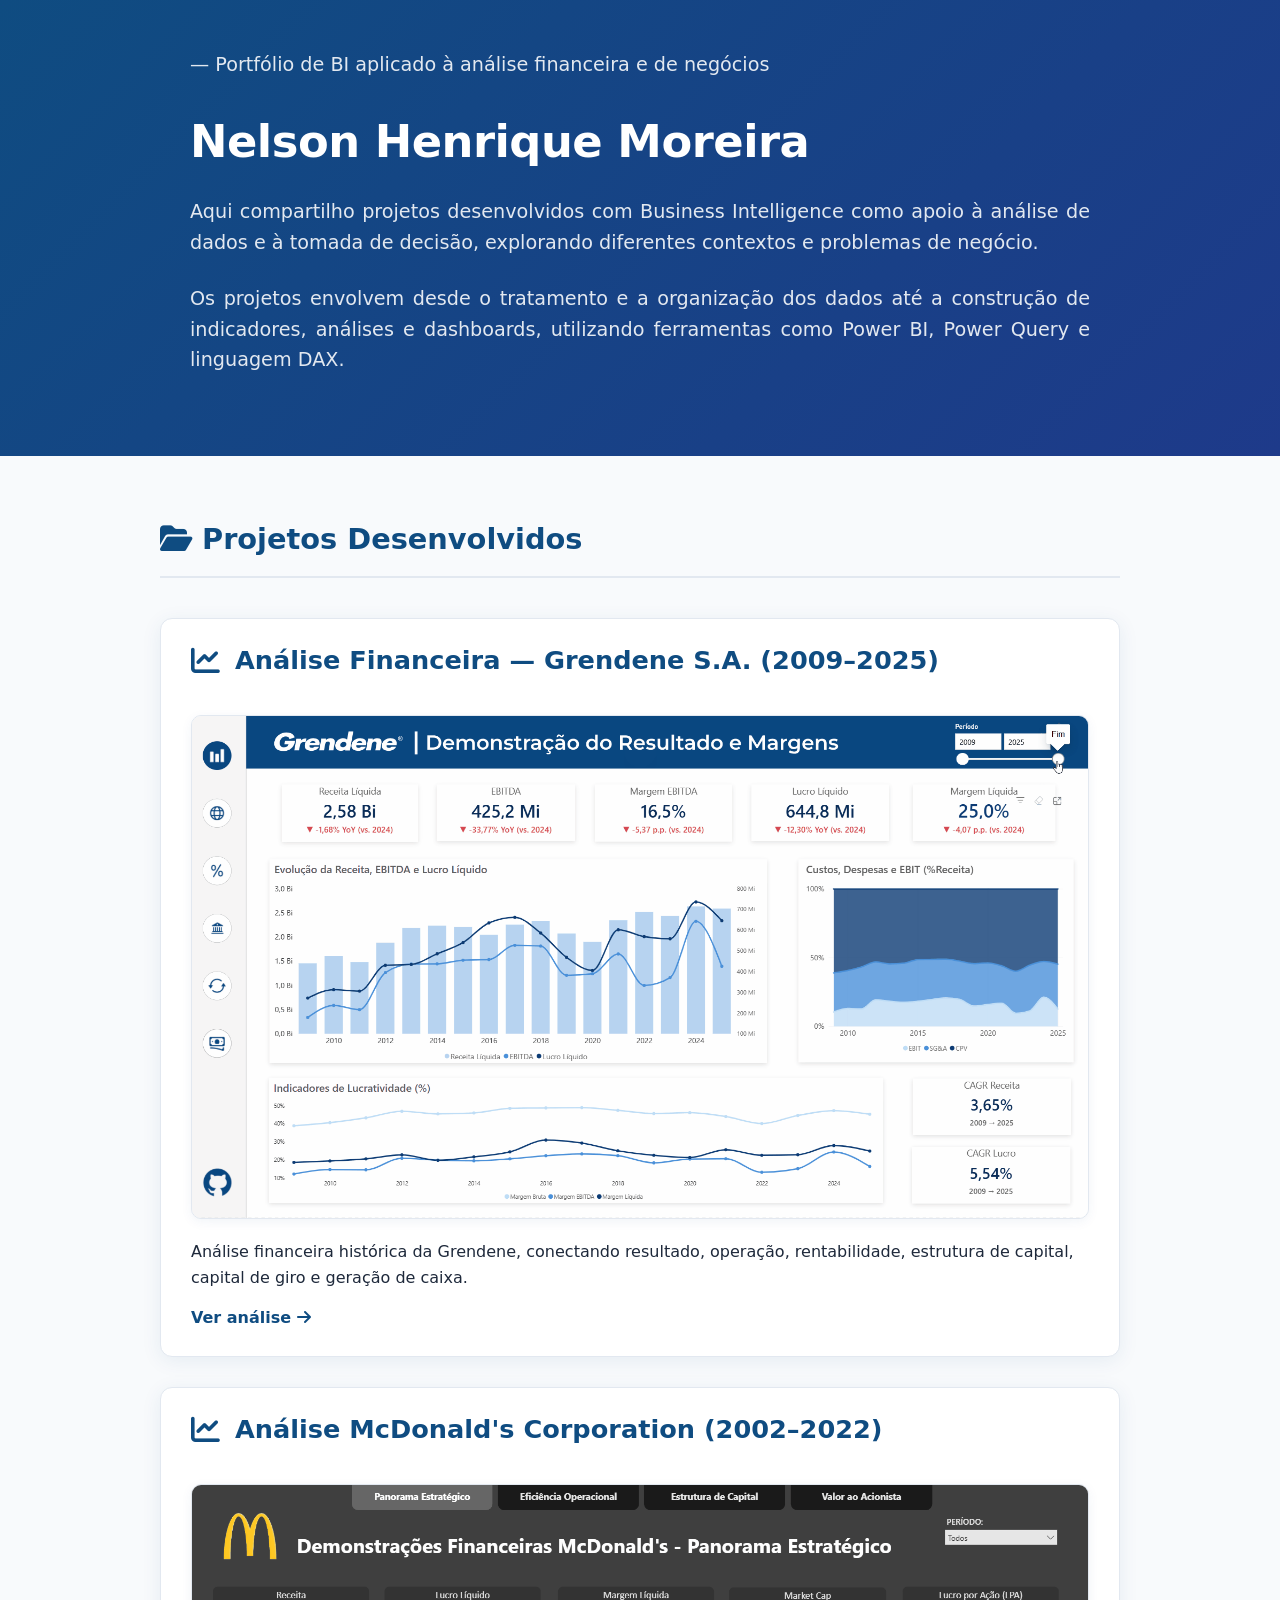
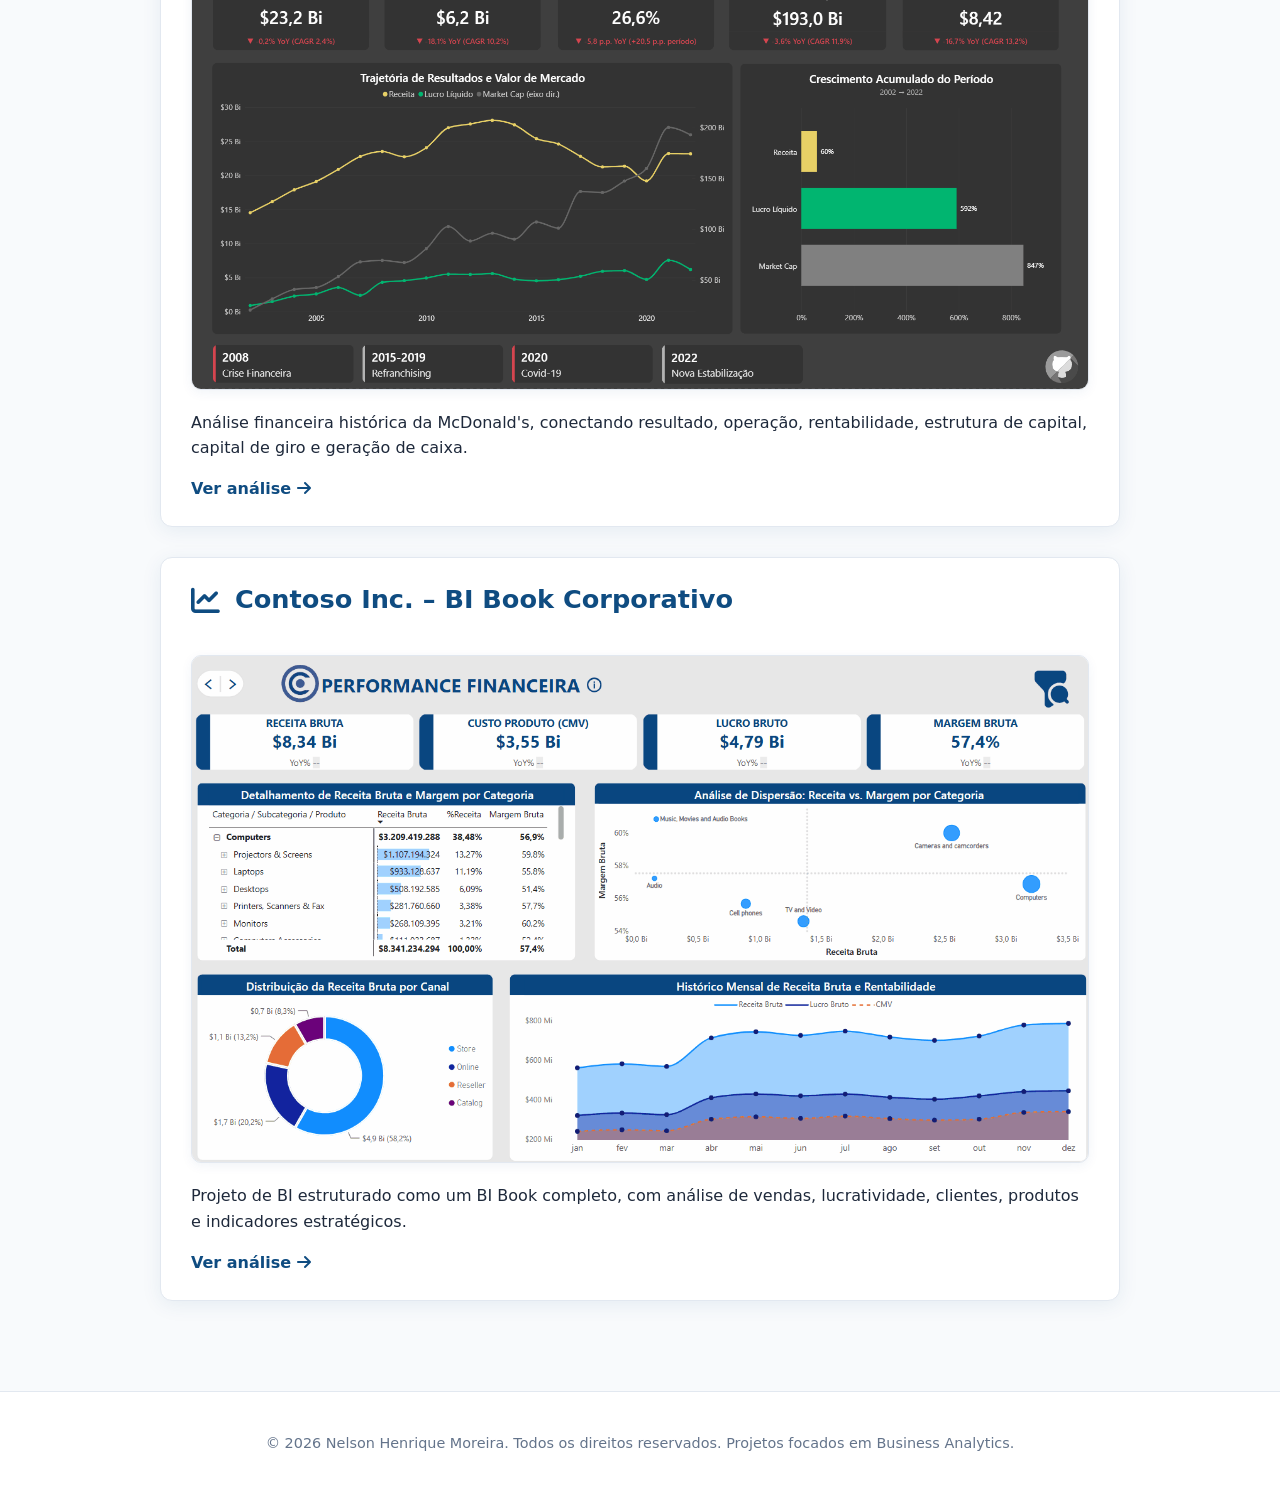
<file: index.html>
<!DOCTYPE html>
<html lang="pt-BR">
<head>
    <meta charset="UTF-8">
    <meta name="viewport" content="width=device-width, initial-scale=1.0">
    <title>Nelson Henrique Moreira | Portfólio de Finanças e BI</title>
    <link rel="stylesheet" href="https://cdnjs.cloudflare.com/ajax/libs/font-awesome/6.4.0/css/all.min.css">
    <link rel="stylesheet" href="css/style.css">
</head>
<body>

    <header>
    <div class="container-wide">

        <p class="intro-text">
            — Portfólio de BI aplicado à análise financeira e de negócios
        </p>

        <h1>Nelson Henrique Moreira</h1>

        <p class="intro-text">
            Aqui compartilho projetos desenvolvidos com Business Intelligence
            como apoio à análise de dados e à tomada de decisão, explorando
            diferentes contextos e problemas de negócio.
        </p>

        <p class="intro-text" style="margin-bottom: 30px;">
            Os projetos envolvem desde o tratamento e a organização dos dados
            até a construção de indicadores, análises e dashboards, utilizando
            ferramentas como Power BI, Power Query e linguagem DAX.
        </p>

    </div>
</header>

    <main>
        <h2 class="section-title"><i class="fas fa-folder-open"></i> Projetos Desenvolvidos</h2>
                <article class="project-card">
            <div class="project-card-title-row">
                <a href="projetos/grendene.html" class="project-title-link">
                    <div class="project-card-title">
                        <i class="fas fa-chart-line"></i>
                        <h3>Análise Financeira — Grendene S.A. (2009–2025)</h3>
                    </div>
                
            </div>

            <a href="projetos/grendene.html" class="project-image-link">
                <div class="project-image">
                    <img src="assets/grendene.gif" alt="Análise Financeira — Grendene S.A. (2009–2025)">
                </div>
            </a>

            <div class="project-card-content">
                <p>Análise financeira histórica da Grendene, conectando resultado, operação, rentabilidade, estrutura de capital, capital de giro e geração de caixa.</p>
                <a href="projetos/grendene.html" class="project-card-cta">
                    Ver análise <i class="fas fa-arrow-right"></i>
                </a>
            </div>
        </article>
                <article class="project-card">
            <div class="project-card-title-row">
                <a href="projetos/mcdonalds.html" class="project-title-link">
                    <div class="project-card-title">
                        <i class="fas fa-chart-line"></i>
                        <h3>Análise McDonald's Corporation (2002–2022)</h3>
                    </div>
                
            </div>

            <a href="projetos/mcdonalds.html" class="project-image-link">
                <div class="project-image">
                    <img src="assets/mcdonalds_dashboard.gif" alt="Análise McDonald's Corporation (2002–2022)">
                </div>
            </a>

            <div class="project-card-content">
                <p>Análise financeira histórica da McDonald's, conectando resultado, operação, rentabilidade, estrutura de capital, capital de giro e geração de caixa.</p>
                <a href="projetos/mcdonalds.html" class="project-card-cta">
                    Ver análise <i class="fas fa-arrow-right"></i>
                </a>
            </div>
        </article>

                <article class="project-card">
            <div class="project-card-title-row">
                <a href="projetos/contoso.html" class="project-title-link">
                    <div class="project-card-title">
                        <i class="fas fa-chart-line"></i>
                        <h3>Contoso Inc. – BI Book Corporativo</h3>
                    </div>
                
            </div>

            <a href="projetos/contoso.html" class="project-image-link">
                <div class="project-image">
                    <img src="assets/contoso_sales.gif" alt="Contoso Inc. – BI Book Corporativo">
                </div>
            </a>

            <div class="project-card-content">
                <p>Projeto de BI estruturado como um BI Book completo, com análise de vendas, lucratividade, clientes, produtos e indicadores estratégicos.</p>
                <a href="projetos/contoso.html" class="project-card-cta">
                    Ver análise <i class="fas fa-arrow-right"></i>
                </a>
            </div>
        </article>
    </main>

    <footer>
        <p>&copy; 2026 Nelson Henrique Moreira. Todos os direitos reservados. Projetos focados em Business Analytics.</p>
    </footer>

</body>
</html>
</file>
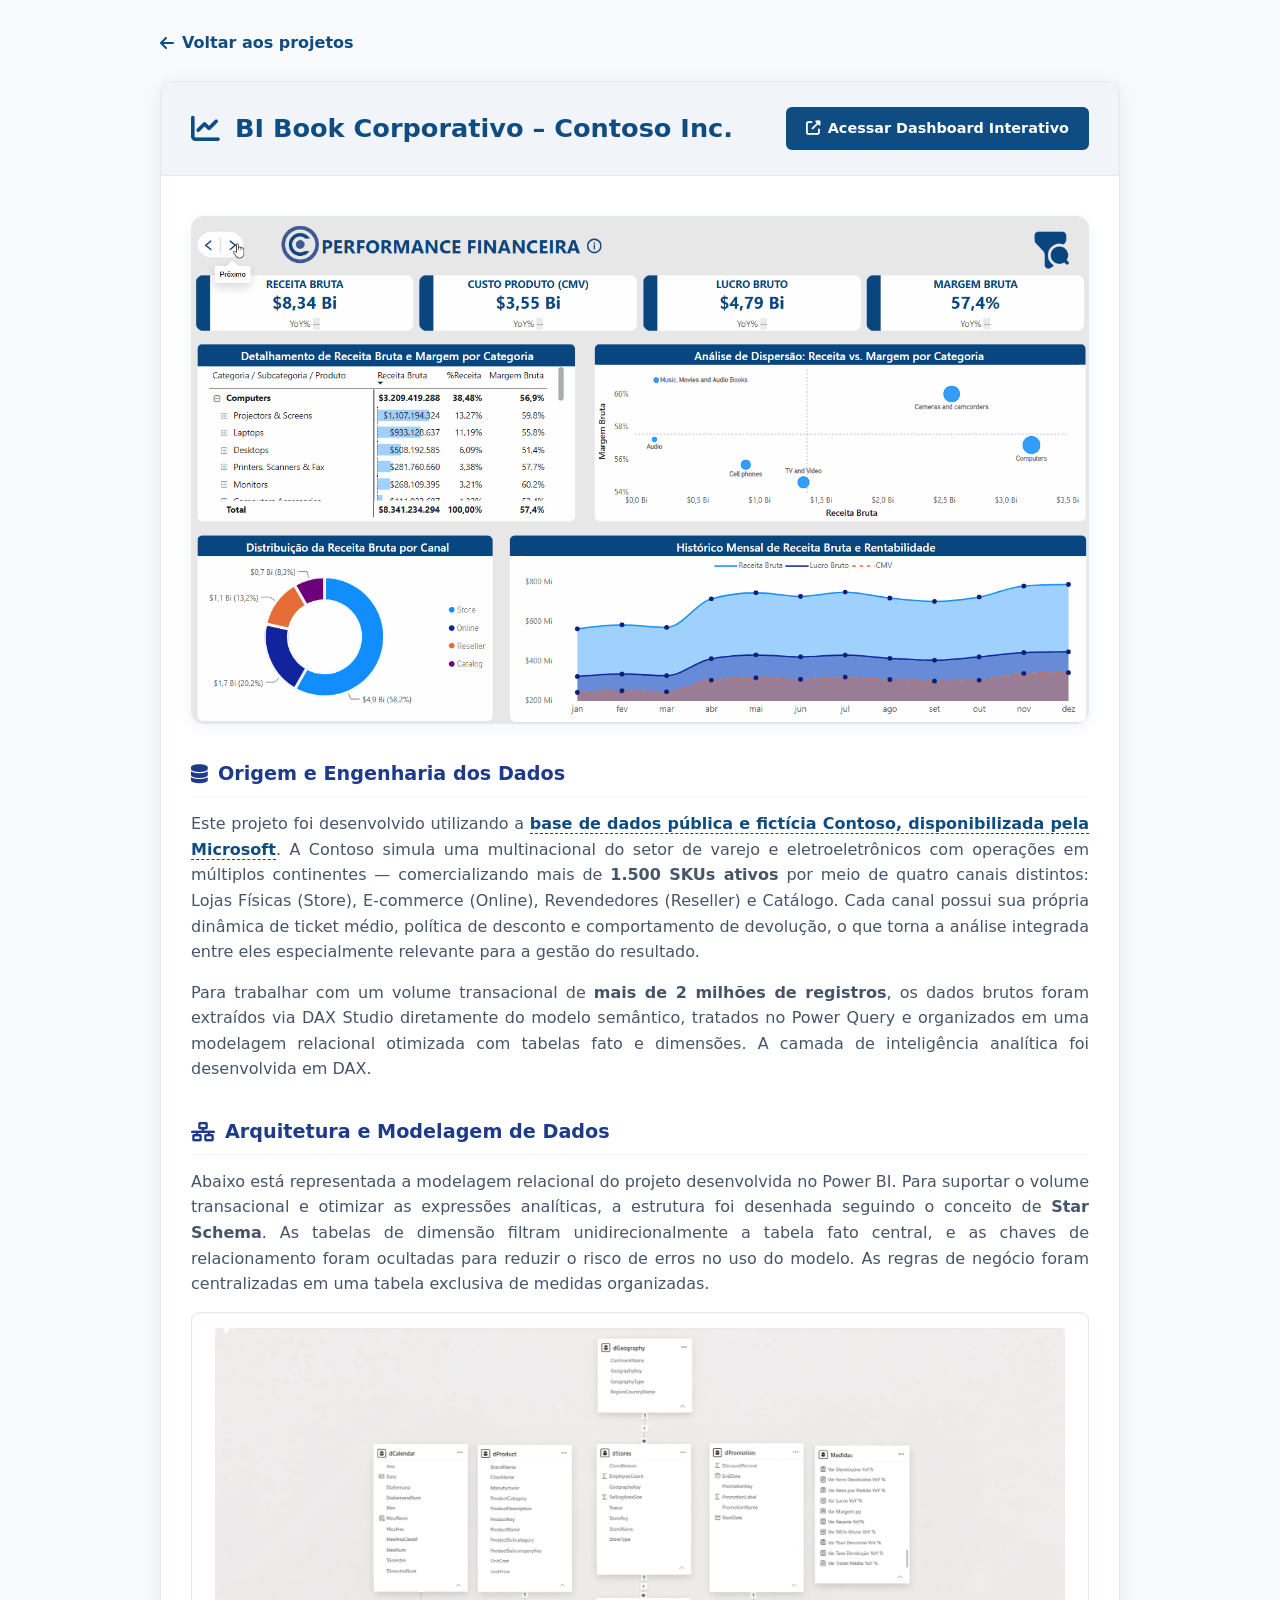
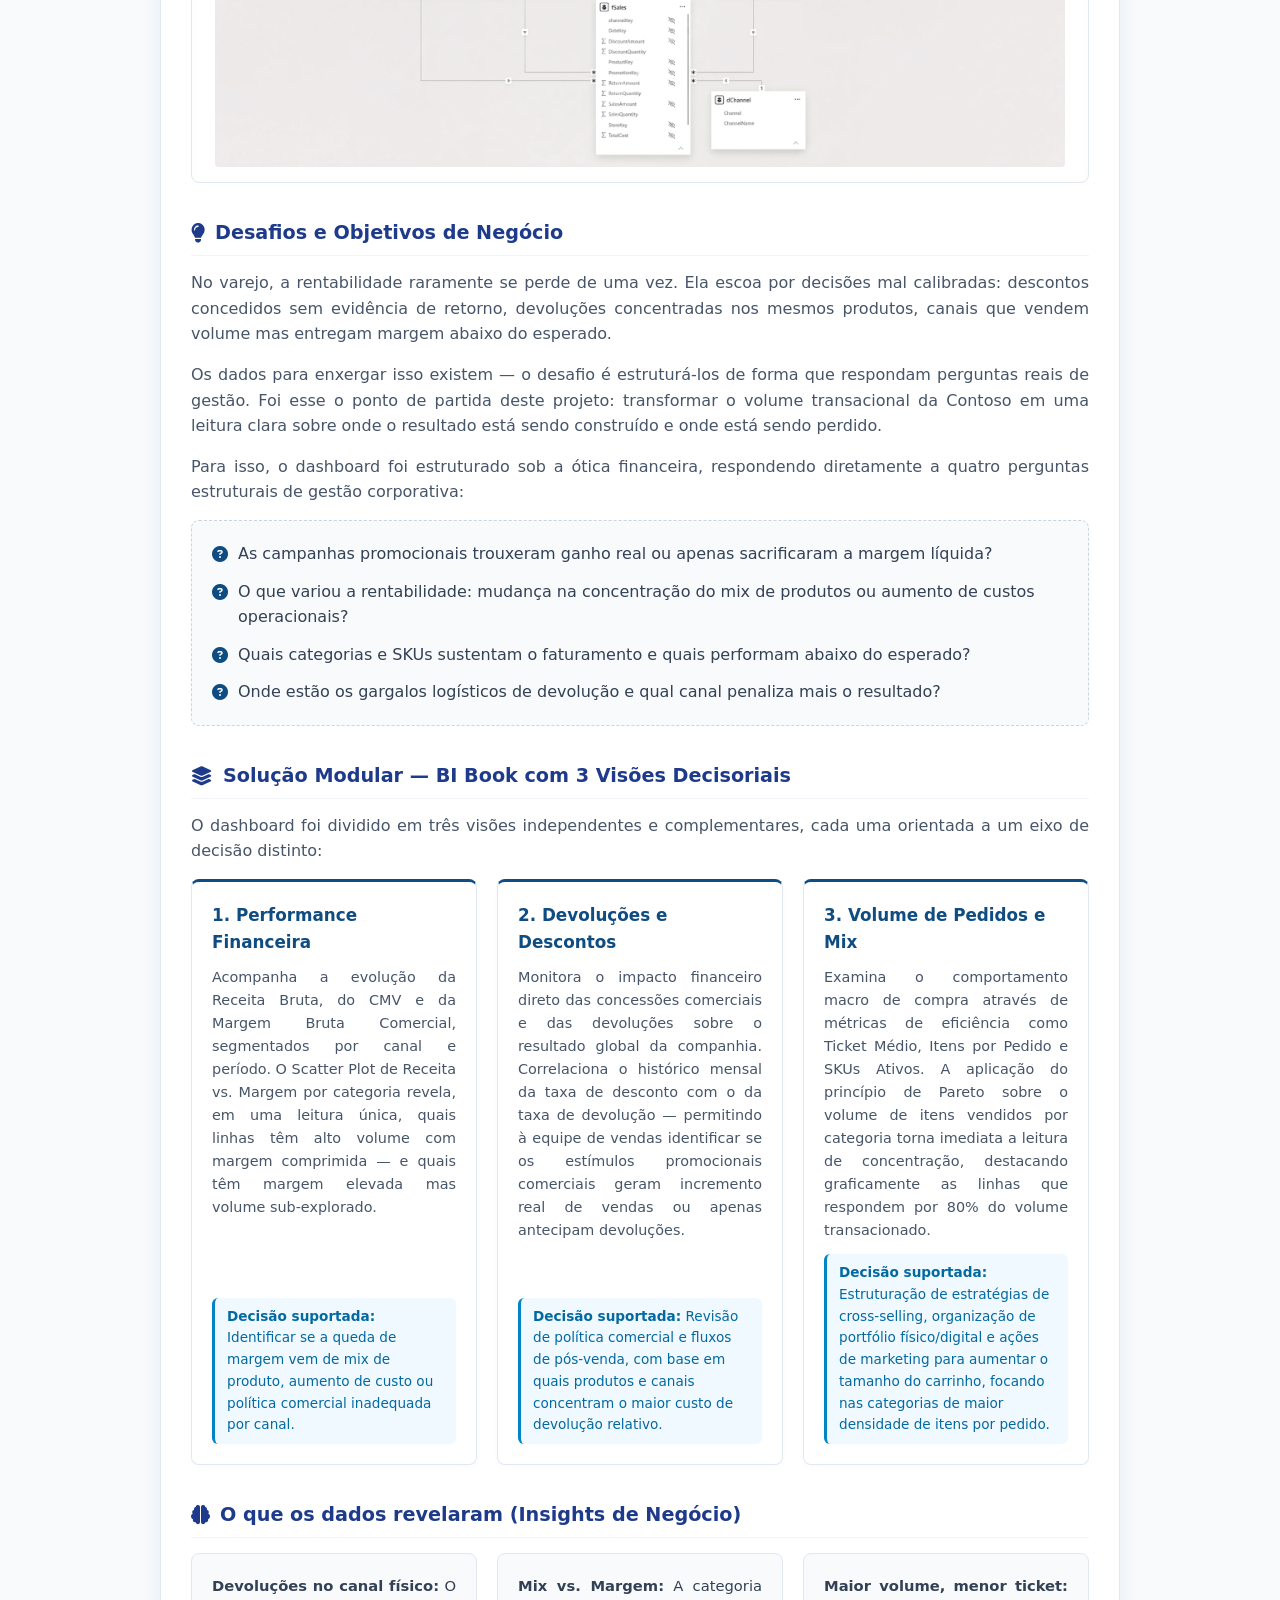
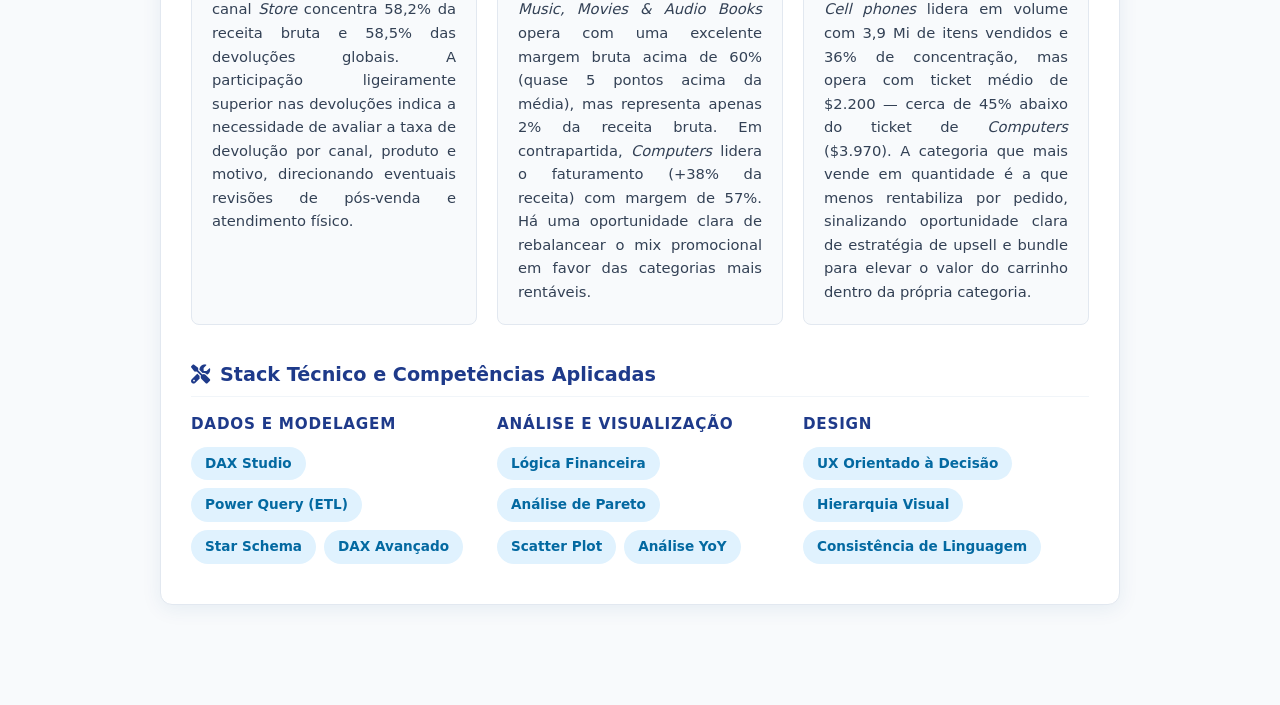
<file: projetos/contoso.html>
<!DOCTYPE html>
<html lang="pt-BR">
<head>
    <meta charset="UTF-8">
    <meta name="viewport" content="width=device-width, initial-scale=1.0">
    <title>Contoso Inc. – BI Book Corporativo | Nelson Henrique Moreira</title>
    <link rel="stylesheet" href="https://cdnjs.cloudflare.com/ajax/libs/font-awesome/6.4.0/css/all.min.css">
    <link rel="stylesheet" href="../css/style.css">
</head>
<body>
    <main class="project-page">
        <a href="../index.html" class="back-link">
            <i class="fas fa-arrow-left"></i> Voltar aos projetos
        </a>

        <article class="case-card" id="case-contoso">
            <div class="case-header">
                <div class="case-title-wrapper">
                    <i class="fas fa-chart-line" style="font-size: 1.8rem; color: #0f4c81;"></i>
                    <h3>BI Book Corporativo – Contoso Inc.</h3>
                </div>
                <a href="https://app.powerbi.com/view?r=eyJrIjoiM2ExNWI4MTUtZDVkNy00ZTM0LWFjMDYtN2I0MmMyNWZkNzQwIiwidCI6IjY1OWNlMmI4LTA3MTQtNDE5OC04YzM4LWRjOWI2MGFhYmI1NyJ9" target="_blank" class="btn-open-dashboard">
                    <i class="fas fa-external-link-alt"></i> Acessar Dashboard Interativo
                </a>
            </div>

            <div class="case-body">
                
                <!-- ESTILOS EXCLUSIVOS DA IMAGEM PRINCIPAL HD -->
                

                <!-- Container do GIF dinâmico e clicável -->
                <div class="dashboard-single-showcase">
                    <a href="https://app.powerbi.com/view?r=eyJrIjoiM2ExNWI4MTUtZDVkNy00ZTM0LWFjMDYtN2I0MmMyNWZkNzQwIiwidCI6IjY1OWNlMmI4LTA3MTQtNDE5OC04YzM4LWRjOWI2MGFhYmI1NyJ9" target="_blank" rel="noopener noreferrer">
                        <div class="main-hd-card">
                            <div class="hd-img-container">
                                <img src="../assets/contoso_sales.gif" alt="Painel de Performance Financeira - Contoso Inc.">
                            </div>
                        </div>
                    </a>
                </div>

                <!-- Bloco 1: Origem e Engenharia dos Dados (OPÇÃO 1 APLICADA + CORREÇÃO CONTINENTES) -->
                <div class="case-block">
                    <h4><i class="fas fa-database"></i> Origem e Engenharia dos Dados</h4>
                    <p>
                        Este projeto foi desenvolvido utilizando a <a href="https://www.microsoft.com/en-us/download/details.aspx?id=46801" target="_blank" class="case-link">base de dados pública e fictícia Contoso, disponibilizada pela Microsoft</a>. A Contoso simula uma multinacional do setor de varejo e eletroeletrônicos com operações em múltiplos continentes — comercializando mais de <strong>1.500 SKUs ativos</strong> por meio de quatro canais distintos: Lojas Físicas (Store), E-commerce (Online), Revendedores (Reseller) e Catálogo. Cada canal possui sua própria dinâmica de ticket médio, política de desconto e comportamento de devolução, o que torna a análise integrada entre eles especialmente relevante para a gestão do resultado. 
                    </p>
                    <p>
                        Para trabalhar com um volume transacional de <strong>mais de 2 milhões de registros</strong>, os dados brutos foram extraídos via DAX Studio diretamente do modelo semântico, tratados no Power Query e organizados em uma modelagem relacional otimizada com tabelas fato e dimensões. A camada de inteligência analítica foi desenvolvida em DAX.
                    </p>
                </div>

                <!-- Bloco 2: Arquitetura e Modelagem de Dados -->
                <div class="case-block">
                    <h4><i class="fas fa-network-wired"></i> Arquitetura e Modelagem de Dados</h4>
                    <p>
                        Abaixo está representada a modelagem relacional do projeto desenvolvida no Power BI. Para suportar o volume transacional e otimizar as expressões analíticas, a estrutura foi desenhada seguindo o conceito de <strong>Star Schema</strong>. As tabelas de dimensão filtram unidirecionalmente a tabela fato central, e as chaves de relacionamento foram ocultadas para reduzir o risco de erros no uso do modelo. As regras de negócio foram centralizadas em uma tabela exclusiva de medidas organizadas.
                    </p>
                    
                    <div class="model-diagram-container">
                        <img src="../assets/modelo de dados.png" alt="Diagrama do Modelo de Dados Star Schema - Contoso Inc." class="model-diagram-img">
                    </div>
                </div>

                <!-- Bloco 3: Desafios e Objetivos de Negócio (OPÇÃO 1 APLICADA) -->
                <div class="case-block">
                    <h4><i class="fas fa-lightbulb"></i> Desafios e Objetivos de Negócio</h4>
                    <p>
                        No varejo, a rentabilidade raramente se perde de uma vez. Ela escoa por decisões mal calibradas: descontos concedidos sem evidência de retorno, devoluções concentradas nos mesmos produtos, canais que vendem volume mas entregam margem abaixo do esperado.
                    </p>
                    <p>
                        Os dados para enxergar isso existem — o desafio é estruturá-los de forma que respondam perguntas reais de gestão. Foi esse o ponto de partida deste projeto: transformar o volume transacional da Contoso em uma leitura clara sobre onde o resultado está sendo construído e onde está sendo perdido.
                    </p>
                    <p>
                        Para isso, o dashboard foi estruturado sob a ótica financeira, respondendo diretamente a quatro perguntas estruturais de gestão corporativa:
                    </p>
                    
                    <ul class="business-questions">
                        <li><i class="fas fa-question-circle"></i> As campanhas promocionais trouxeram ganho real ou apenas sacrificaram a margem líquida?</li>
                        <li><i class="fas fa-question-circle"></i> O que variou a rentabilidade: mudança na concentração do mix de produtos ou aumento de custos operacionais?</li>
                        <li><i class="fas fa-question-circle"></i> Quais categorias e SKUs sustentam o faturamento e quais performam abaixo do esperado?</li>
                        <li><i class="fas fa-question-circle"></i> Onde estão os gargalos logísticos de devolução e qual canal penaliza mais o resultado?</li>
                    </ul>
                </div>

                <!-- Bloco 4: Solução Modular -->
                <div class="case-block">
                    <h4><i class="fas fa-layer-group"></i> Solução Modular — BI Book com 3 Visões Decisoriais</h4>
                    <p>
                        O dashboard foi dividido em três visões independentes e complementares, cada uma orientada a um eixo de decisão distinto:
                    </p>
                    
                    <div class="visoes-container">
                        <div class="visao-box">
                            <div>
                                <h5>1. Performance Financeira</h5>
                                <p>Acompanha a evolução da Receita Bruta, do CMV e da Margem Bruta Comercial, segmentados por canal e período. O Scatter Plot de Receita vs. Margem por categoria revela, em uma leitura única, quais linhas têm alto volume com margem comprimida — e quais têm margem elevada mas volume sub-explorado.</p>
                            </div>
                            <div class="decision-highlight">
                                <strong>Decisão suportada:</strong> Identificar se a queda de margem vem de mix de produto, aumento de custo ou política comercial inadequada por canal.
                            </div>
                        </div>
                        <!-- VISÃO 2: REMOVIDO CARACTERE CHINES DETECTADO NA IMAGE_7C602B.PNG -->
                        <div class="visao-box">
                            <div>
                                <h5>2. Devoluções e Descontos</h5>
                                <p>Monitora o impacto financeiro direto das concessões comerciais e das devoluções sobre o resultado global da companhia. Correlaciona o histórico mensal da taxa de desconto com o da taxa de devolução — permitindo à equipe de vendas identificar se os estímulos promocionais comerciais geram incremento real de vendas ou apenas antecipam devoluções.</p>
                            </div>
                            <div class="decision-highlight">
                                <strong>Decisão suportada:</strong> Revisão de política comercial e fluxos de pós-venda, com base em quais produtos e canais concentram o maior custo de devolução relativo.
                            </div>
                        </div>
                        <div class="visao-box">
                            <div>
                                <h5>3. Volume de Pedidos e Mix</h5>
                                <p>Examina o comportamento macro de compra através de métricas de eficiência como Ticket Médio, Itens por Pedido e SKUs Ativos. A aplicação do princípio de Pareto sobre o volume de itens vendidos por categoria torna imediata a leitura de concentração, destacando graficamente as linhas que respondem por 80% do volume transacionado.</p>
                            </div>
                            <div class="decision-highlight">
                                <strong>Decisão suportada:</strong> Estruturação de estratégias de cross-selling, organização de portfólio físico/digital e ações de marketing para aumentar o tamanho do carrinho, focando nas categorias de maior densidade de itens por pedido.
                            </div>
                        </div>
                    </div>
                </div>

                <!-- Bloco 5: O que os dados revelaram (Insights de Negócio) -->
                <div class="case-block">
                    <h4><i class="fas fa-brain"></i> O que os dados revelaram (Insights de Negócio)</h4>
                    <div class="insights-grid">
                        <div class="insight-card">
                            <p><strong>Devoluções no canal físico:</strong> O canal <em>Store</em> concentra 58,2% da receita bruta e 58,5% das devoluções globais. A participação ligeiramente superior nas devoluções indica a necessidade de avaliar a taxa de devolução por canal, produto e motivo, direcionando eventuais revisões de pós-venda e atendimento físico.</p>
                        </div>
                        <div class="insight-card">
                            <p><strong>Mix vs. Margem:</strong> A categoria <em>Music, Movies & Audio Books</em> opera com uma excelente margem bruta acima de 60% (quase 5 pontos acima da média), mas representa apenas 2% da receita bruta. Em contrapartida, <em>Computers</em> lidera o faturamento (+38% da receita) com margem de 57%. Há uma oportunidade clara de rebalancear o mix promocional em favor das categorias mais rentáveis.</p>
                        </div>
                        <div class="insight-card">
                            <p><strong>Maior volume, menor ticket:</strong> <em>Cell phones</em> lidera em volume com 3,9 Mi de itens vendidos e 36% de concentração, mas opera com ticket médio de $2.200 — cerca de 45% abaixo do ticket de <em>Computers</em> ($3.970). A categoria que mais vende em quantidade é a que menos rentabiliza por pedido, sinalizando oportunidade clara de estratégia de upsell e bundle para elevar o valor do carrinho dentro da própria categoria.</p>
                        </div>
                    </div>
                </div>

                <!-- Competências Técnicas do Projeto (CORRIGIDAS AS CORES CONFORME A IMAGE_7C6064.PNG) -->
                <div class="case-block" style="margin-bottom: 0;">
                    <h4><i class="fas fa-tools"></i> Stack Técnico e Competências Aplicadas</h4>
                    <div class="stack-section">
                        <div class="stack-column">
                            <h5>Dados e Modelagem</h5>
                            <div class="tech-badges">
                                <span class="badge">DAX Studio</span>
                                <span class="badge">Power Query (ETL)</span>
                                <span class="badge">Star Schema</span>
                                <span class="badge">DAX Avançado</span>
                            </div>
                        </div>
                        <div class="stack-column">
                            <h5>Análise e Visualização</h5>
                            <div class="tech-badges">
                                <span class="badge">Lógica Financeira</span>
                                <span class="badge">Análise de Pareto</span>
                                <span class="badge">Scatter Plot</span>
                                <span class="badge">Análise YoY</span>
                            </div>
                        </div>
                        <div class="stack-column">
                            <h5>Design</h5>
                            <div class="tech-badges">
                                <span class="badge">UX Orientado à Decisão</span>
                                <span class="badge">Hierarquia Visual</span>
                                <span class="badge">Consistência de Linguagem</span>
                            </div>
                        </div>
                    </div>
                </div>

            </div>
        </article>
    </main>
</body>
</html>
</file>
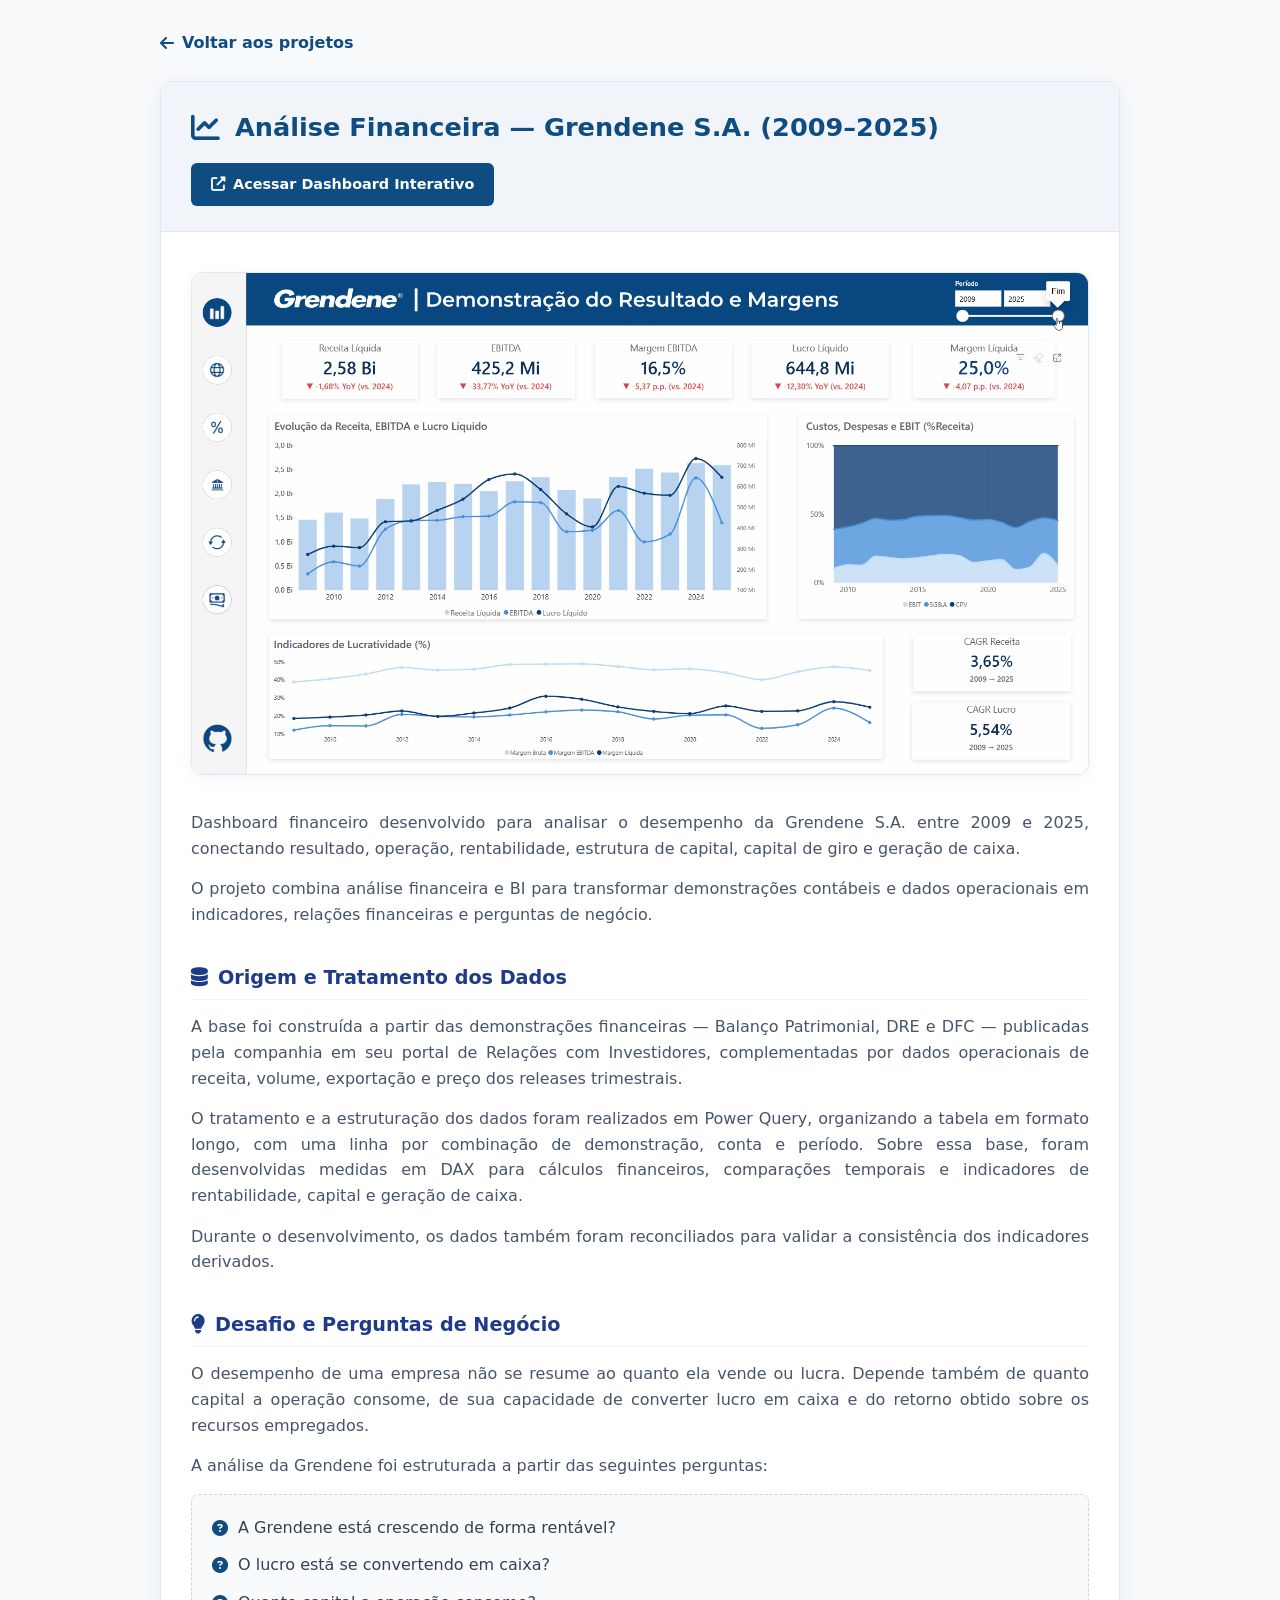
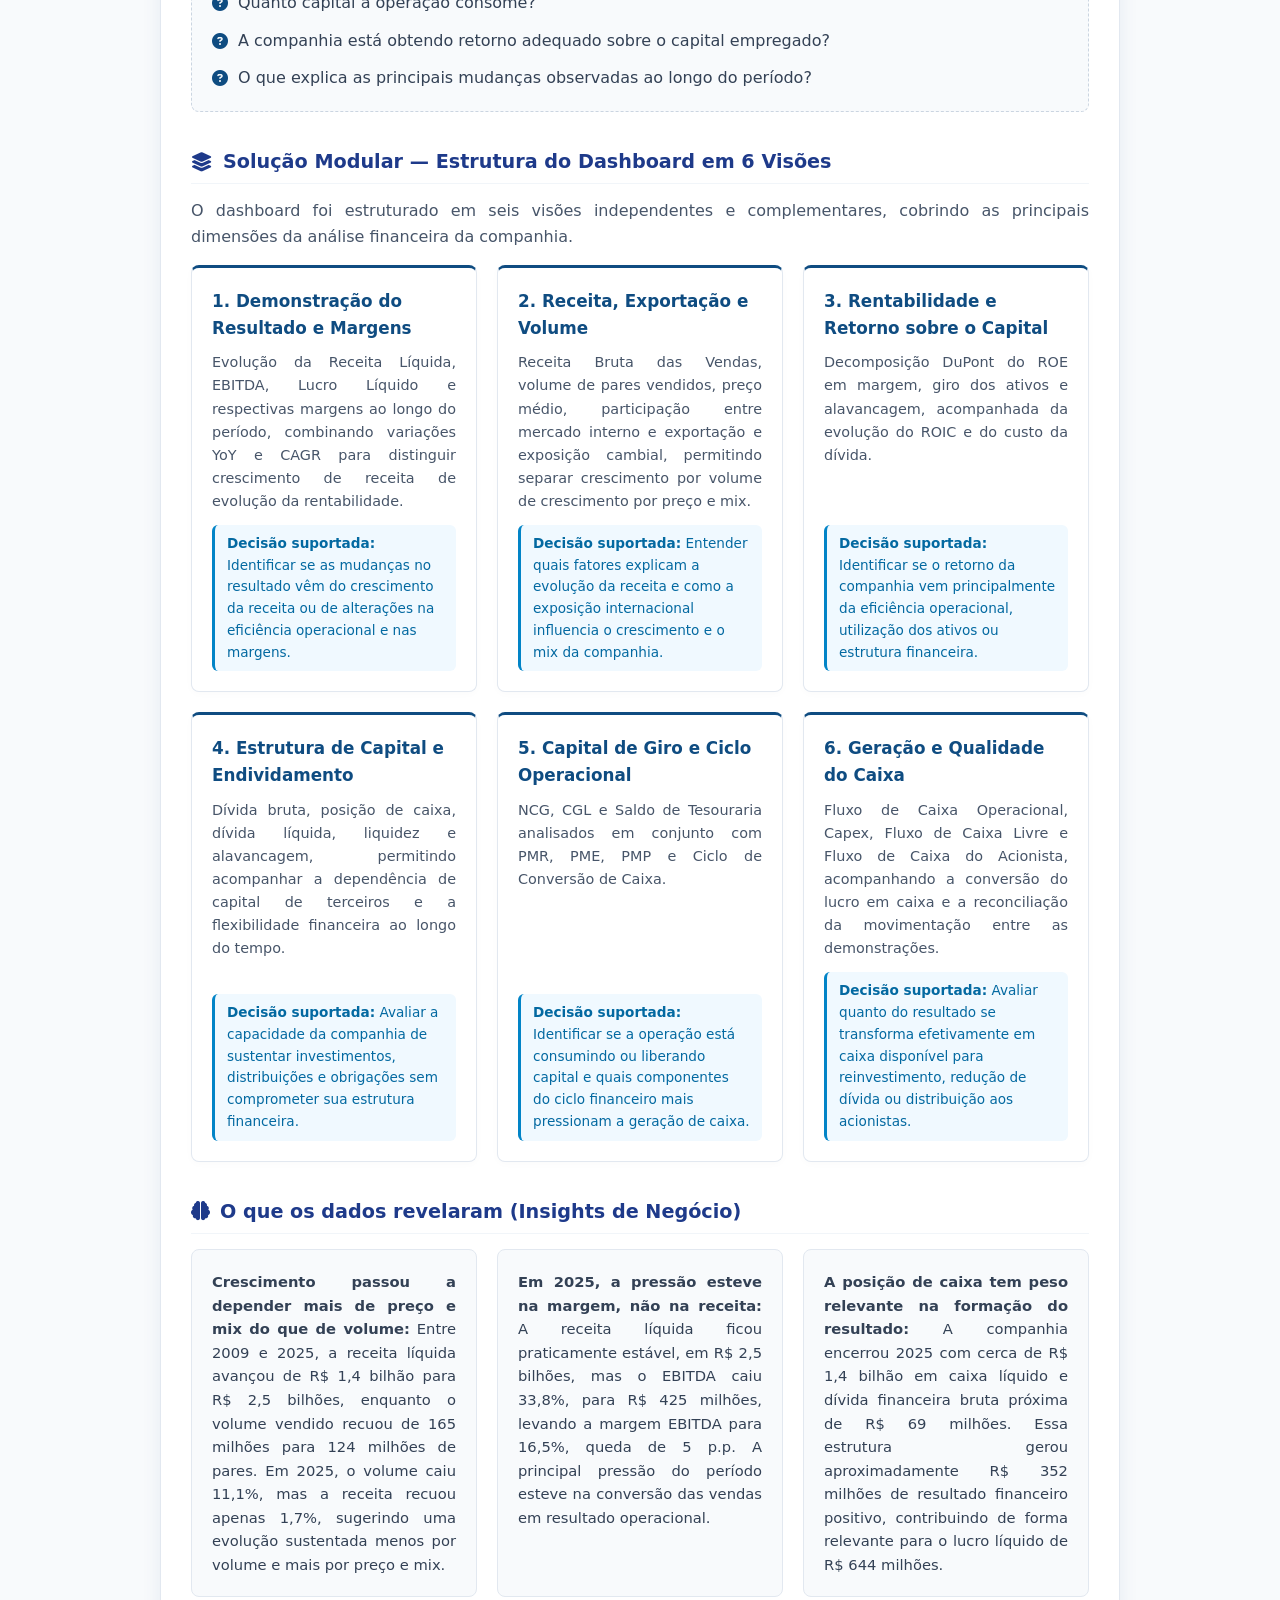
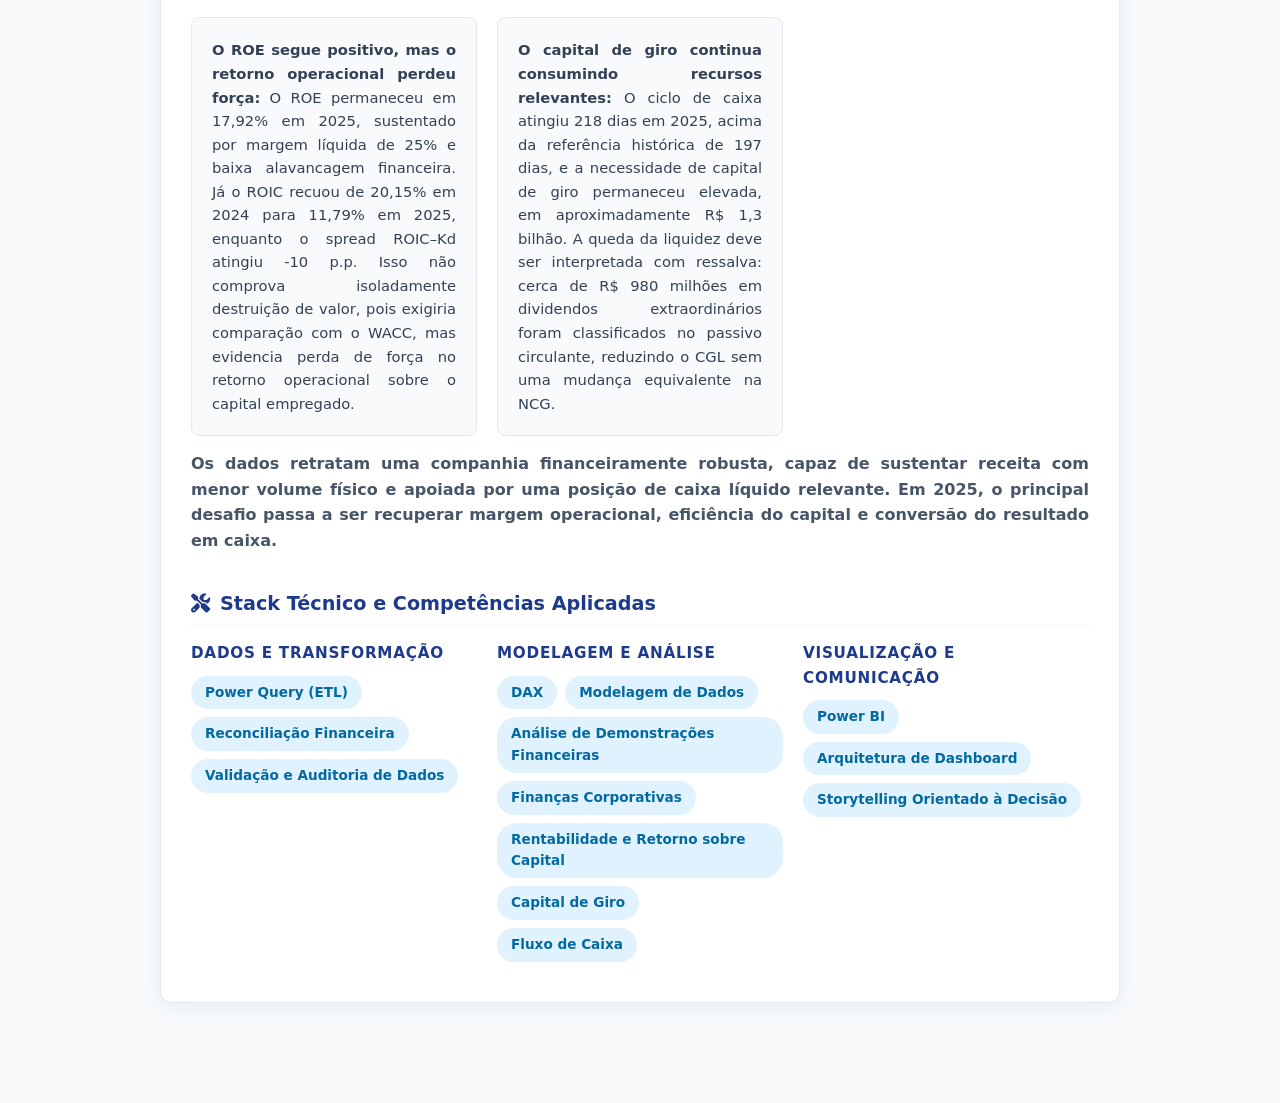
<file: projetos/grendene.html>
<!DOCTYPE html>
<html lang="pt-BR">
<head>
    <meta charset="UTF-8">
    <meta name="viewport" content="width=device-width, initial-scale=1.0">
    <title>Análise Financeira — Grendene S.A. (2009–2025) | Nelson Henrique Moreira</title>
    <link rel="stylesheet" href="https://cdnjs.cloudflare.com/ajax/libs/font-awesome/6.4.0/css/all.min.css">
    <link rel="stylesheet" href="../css/style.css">
</head>
<body>
    <main class="project-page">
        <a href="../index.html" class="back-link">
            <i class="fas fa-arrow-left"></i> Voltar aos projetos
        </a>

        <article class="case-card" id="case-grendene">
            <div class="case-header">
                <div class="case-title-wrapper">
                    <i class="fas fa-chart-line" style="font-size: 1.8rem; color: #0f4c81;"></i>
                    <h3>Análise Financeira — Grendene S.A. (2009–2025)</h3>
                </div>
                <a href="https://app.powerbi.com/view?r=eyJrIjoiZGY1NjI1NWEtOGVkOC00ZWFkLTk3N2UtMmMzYTk2YzQ4OTU1IiwidCI6IjY1OWNlMmI4LTA3MTQtNDE5OC04YzM4LWRjOWI2MGFhYmI1NyJ9" target="_blank" class="btn-open-dashboard">
                    <i class="fas fa-external-link-alt"></i> Acessar Dashboard Interativo
                </a>
            </div>

            <div class="case-body">
                <div class="dashboard-single-showcase">
                    <a href="https://app.powerbi.com/view?r=eyJrIjoiZGY1NjI1NWEtOGVkOC00ZWFkLTk3N2UtMmMzYTk2YzQ4OTU1IiwidCI6IjY1OWNlMmI4LTA3MTQtNDE5OC04YzM4LWRjOWI2MGFhYmI1NyJ9" target="_blank" rel="noopener noreferrer">
                        <div class="main-hd-card">
                            <div class="hd-img-container">
                                <img src="../assets/grendene.gif" alt="Painel de Análise Financeira — Grendene S.A.">
                            </div>
                        </div>
                    </a>
                </div>

                <div class="case-block">
                    <p>
                        Dashboard financeiro desenvolvido para analisar o desempenho da Grendene S.A. entre 2009 e 2025, conectando resultado, operação, rentabilidade, estrutura de capital, capital de giro e geração de caixa.
                    </p>
                    <p>
                        O projeto combina análise financeira e BI para transformar demonstrações contábeis e dados operacionais em indicadores, relações financeiras e perguntas de negócio.
                    </p>
                </div>

                <div class="case-block">
                    <h4><i class="fas fa-database"></i> Origem e Tratamento dos Dados</h4>
                    <p>
                        A base foi construída a partir das demonstrações financeiras — Balanço Patrimonial, DRE e DFC — publicadas pela companhia em seu portal de Relações com Investidores, complementadas por dados operacionais de receita, volume, exportação e preço dos releases trimestrais.
                    </p>
                    <p>
                        O tratamento e a estruturação dos dados foram realizados em Power Query, organizando a tabela em formato longo, com uma linha por combinação de demonstração, conta e período. Sobre essa base, foram desenvolvidas medidas em DAX para cálculos financeiros, comparações temporais e indicadores de rentabilidade, capital e geração de caixa.
                    </p>
                    <p>
                        Durante o desenvolvimento, os dados também foram reconciliados para validar a consistência dos indicadores derivados.
                    </p>
                </div>

                <div class="case-block">
                    <h4><i class="fas fa-lightbulb"></i> Desafio e Perguntas de Negócio</h4>
                    <p>
                        O desempenho de uma empresa não se resume ao quanto ela vende ou lucra. Depende também de quanto capital a operação consome, de sua capacidade de converter lucro em caixa e do retorno obtido sobre os recursos empregados.
                    </p>
                    <p>
                        A análise da Grendene foi estruturada a partir das seguintes perguntas:
                    </p>
                    <ul class="business-questions">
                        <li><i class="fas fa-question-circle"></i> A Grendene está crescendo de forma rentável?</li>
                        <li><i class="fas fa-question-circle"></i> O lucro está se convertendo em caixa?</li>
                        <li><i class="fas fa-question-circle"></i> Quanto capital a operação consome?</li>
                        <li><i class="fas fa-question-circle"></i> A companhia está obtendo retorno adequado sobre o capital empregado?</li>
                        <li><i class="fas fa-question-circle"></i> O que explica as principais mudanças observadas ao longo do período?</li>
                    </ul>
                </div>

                <div class="case-block">
                    <h4><i class="fas fa-layer-group"></i> Solução Modular — Estrutura do Dashboard em 6 Visões</h4>
                    <p>
                        O dashboard foi estruturado em seis visões independentes e complementares, cobrindo as principais dimensões da análise financeira da companhia.
                    </p>
                    <div class="visoes-container">
                        <div class="visao-box">
                            <div>
                                <h5>1. Demonstração do Resultado e Margens</h5>
                                <p>Evolução da Receita Líquida, EBITDA, Lucro Líquido e respectivas margens ao longo do período, combinando variações YoY e CAGR para distinguir crescimento de receita de evolução da rentabilidade.</p>
                            </div>
                            <div class="decision-highlight"><strong>Decisão suportada:</strong> Identificar se as mudanças no resultado vêm do crescimento da receita ou de alterações na eficiência operacional e nas margens.</div>
                        </div>
                        <div class="visao-box">
                            <div>
                                <h5>2. Receita, Exportação e Volume</h5>
                                <p>Receita Bruta das Vendas, volume de pares vendidos, preço médio, participação entre mercado interno e exportação e exposição cambial, permitindo separar crescimento por volume de crescimento por preço e mix.</p>
                            </div>
                            <div class="decision-highlight"><strong>Decisão suportada:</strong> Entender quais fatores explicam a evolução da receita e como a exposição internacional influencia o crescimento e o mix da companhia.</div>
                        </div>
                        <div class="visao-box">
                            <div>
                                <h5>3. Rentabilidade e Retorno sobre o Capital</h5>
                                <p>Decomposição DuPont do ROE em margem, giro dos ativos e alavancagem, acompanhada da evolução do ROIC e do custo da dívida.</p>
                            </div>
                            <div class="decision-highlight"><strong>Decisão suportada:</strong> Identificar se o retorno da companhia vem principalmente da eficiência operacional, utilização dos ativos ou estrutura financeira.</div>
                        </div>
                        <div class="visao-box">
                            <div>
                                <h5>4. Estrutura de Capital e Endividamento</h5>
                                <p>Dívida bruta, posição de caixa, dívida líquida, liquidez e alavancagem, permitindo acompanhar a dependência de capital de terceiros e a flexibilidade financeira ao longo do tempo.</p>
                            </div>
                            <div class="decision-highlight"><strong>Decisão suportada:</strong> Avaliar a capacidade da companhia de sustentar investimentos, distribuições e obrigações sem comprometer sua estrutura financeira.</div>
                        </div>
                        <div class="visao-box">
                            <div>
                                <h5>5. Capital de Giro e Ciclo Operacional</h5>
                                <p>NCG, CGL e Saldo de Tesouraria analisados em conjunto com PMR, PME, PMP e Ciclo de Conversão de Caixa.</p>
                            </div>
                            <div class="decision-highlight"><strong>Decisão suportada:</strong> Identificar se a operação está consumindo ou liberando capital e quais componentes do ciclo financeiro mais pressionam a geração de caixa.</div>
                        </div>
                        <div class="visao-box">
                            <div>
                                <h5>6. Geração e Qualidade do Caixa</h5>
                                <p>Fluxo de Caixa Operacional, Capex, Fluxo de Caixa Livre e Fluxo de Caixa do Acionista, acompanhando a conversão do lucro em caixa e a reconciliação da movimentação entre as demonstrações.</p>
                            </div>
                            <div class="decision-highlight"><strong>Decisão suportada:</strong> Avaliar quanto do resultado se transforma efetivamente em caixa disponível para reinvestimento, redução de dívida ou distribuição aos acionistas.</div>
                        </div>
                    </div>
                </div>

                <div class="case-block">
                    <h4><i class="fas fa-brain"></i> O que os dados revelaram (Insights de Negócio)</h4>
                    <div class="insights-grid">
                        <div class="insight-card"><p><strong>Crescimento passou a depender mais de preço e mix do que de volume:</strong> Entre 2009 e 2025, a receita líquida avançou de R$ 1,4 bilhão para R$ 2,5 bilhões, enquanto o volume vendido recuou de 165 milhões para 124 milhões de pares. Em 2025, o volume caiu 11,1%, mas a receita recuou apenas 1,7%, sugerindo uma evolução sustentada menos por volume e mais por preço e mix.</p></div>
                        <div class="insight-card"><p><strong>Em 2025, a pressão esteve na margem, não na receita:</strong> A receita líquida ficou praticamente estável, em R$ 2,5 bilhões, mas o EBITDA caiu 33,8%, para R$ 425 milhões, levando a margem EBITDA para 16,5%, queda de 5 p.p. A principal pressão do período esteve na conversão das vendas em resultado operacional.</p></div>
                        <div class="insight-card"><p><strong>A posição de caixa tem peso relevante na formação do resultado:</strong> A companhia encerrou 2025 com cerca de R$ 1,4 bilhão em caixa líquido e dívida financeira bruta próxima de R$ 69 milhões. Essa estrutura gerou aproximadamente R$ 352 milhões de resultado financeiro positivo, contribuindo de forma relevante para o lucro líquido de R$ 644 milhões.</p></div>
                        <div class="insight-card"><p><strong>O ROE segue positivo, mas o retorno operacional perdeu força:</strong> O ROE permaneceu em 17,92% em 2025, sustentado por margem líquida de 25% e baixa alavancagem financeira. Já o ROIC recuou de 20,15% em 2024 para 11,79% em 2025, enquanto o spread ROIC–Kd atingiu -10 p.p. Isso não comprova isoladamente destruição de valor, pois exigiria comparação com o WACC, mas evidencia perda de força no retorno operacional sobre o capital empregado.</p></div>
                        <div class="insight-card"><p><strong>O capital de giro continua consumindo recursos relevantes:</strong> O ciclo de caixa atingiu 218 dias em 2025, acima da referência histórica de 197 dias, e a necessidade de capital de giro permaneceu elevada, em aproximadamente R$ 1,3 bilhão. A queda da liquidez deve ser interpretada com ressalva: cerca de R$ 980 milhões em dividendos extraordinários foram classificados no passivo circulante, reduzindo o CGL sem uma mudança equivalente na NCG.</p></div>
                    </div>
                    <p style="margin-top: 15px;"><strong>Os dados retratam uma companhia financeiramente robusta, capaz de sustentar receita com menor volume físico e apoiada por uma posição de caixa líquido relevante. Em 2025, o principal desafio passa a ser recuperar margem operacional, eficiência do capital e conversão do resultado em caixa.</strong></p>
                </div>

                <div class="case-block" style="margin-bottom: 0;">
                    <h4><i class="fas fa-tools"></i> Stack Técnico e Competências Aplicadas</h4>
                    <div class="stack-section">
                        <div class="stack-column"><h5>Dados e Transformação</h5><div class="tech-badges"><span class="badge">Power Query (ETL)</span><span class="badge">Reconciliação Financeira</span><span class="badge">Validação e Auditoria de Dados</span></div></div>
                        <div class="stack-column"><h5>Modelagem e Análise</h5><div class="tech-badges"><span class="badge">DAX</span><span class="badge">Modelagem de Dados</span><span class="badge">Análise de Demonstrações Financeiras</span><span class="badge">Finanças Corporativas</span><span class="badge">Rentabilidade e Retorno sobre Capital</span><span class="badge">Capital de Giro</span><span class="badge">Fluxo de Caixa</span></div></div>
                        <div class="stack-column"><h5>Visualização e Comunicação</h5><div class="tech-badges"><span class="badge">Power BI</span><span class="badge">Arquitetura de Dashboard</span><span class="badge">Storytelling Orientado à Decisão</span></div></div>
                    </div>
                </div>
            </div>
        </article>
    </main>
</body>
</html>
</file>
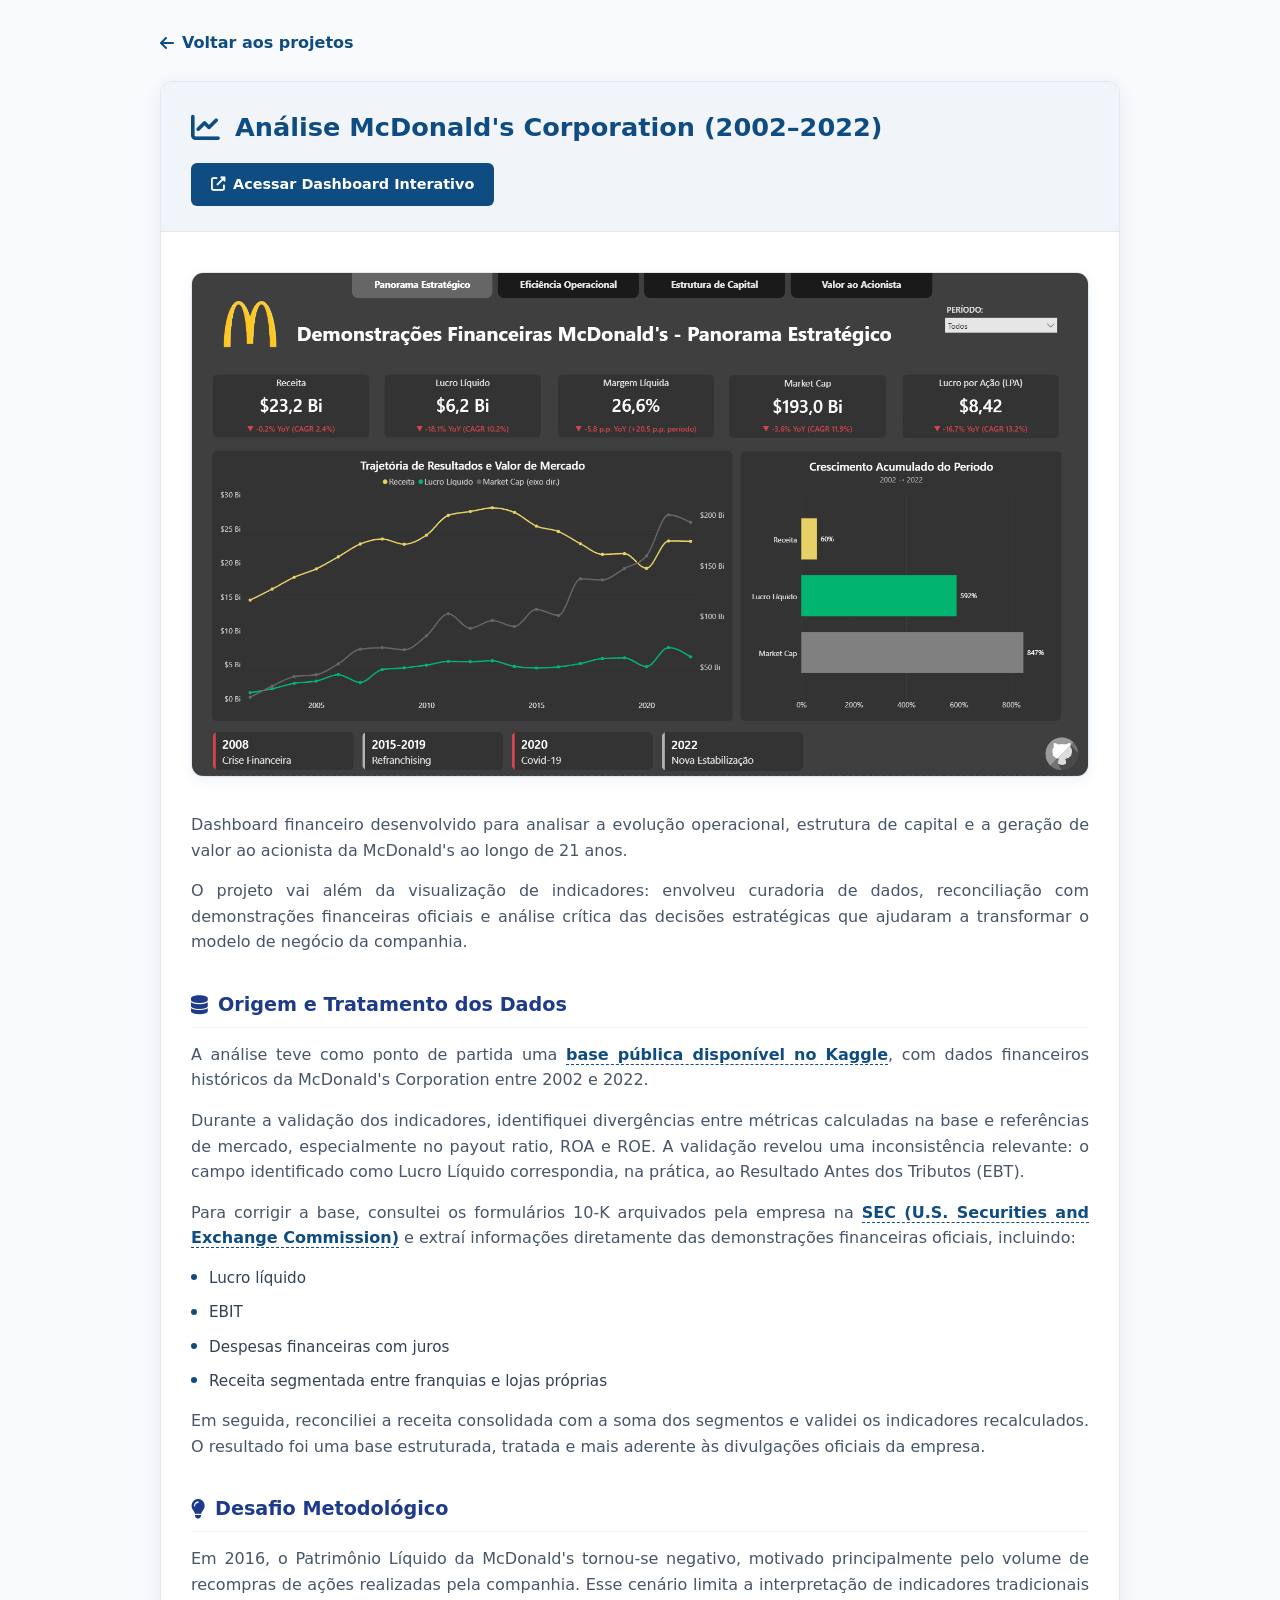
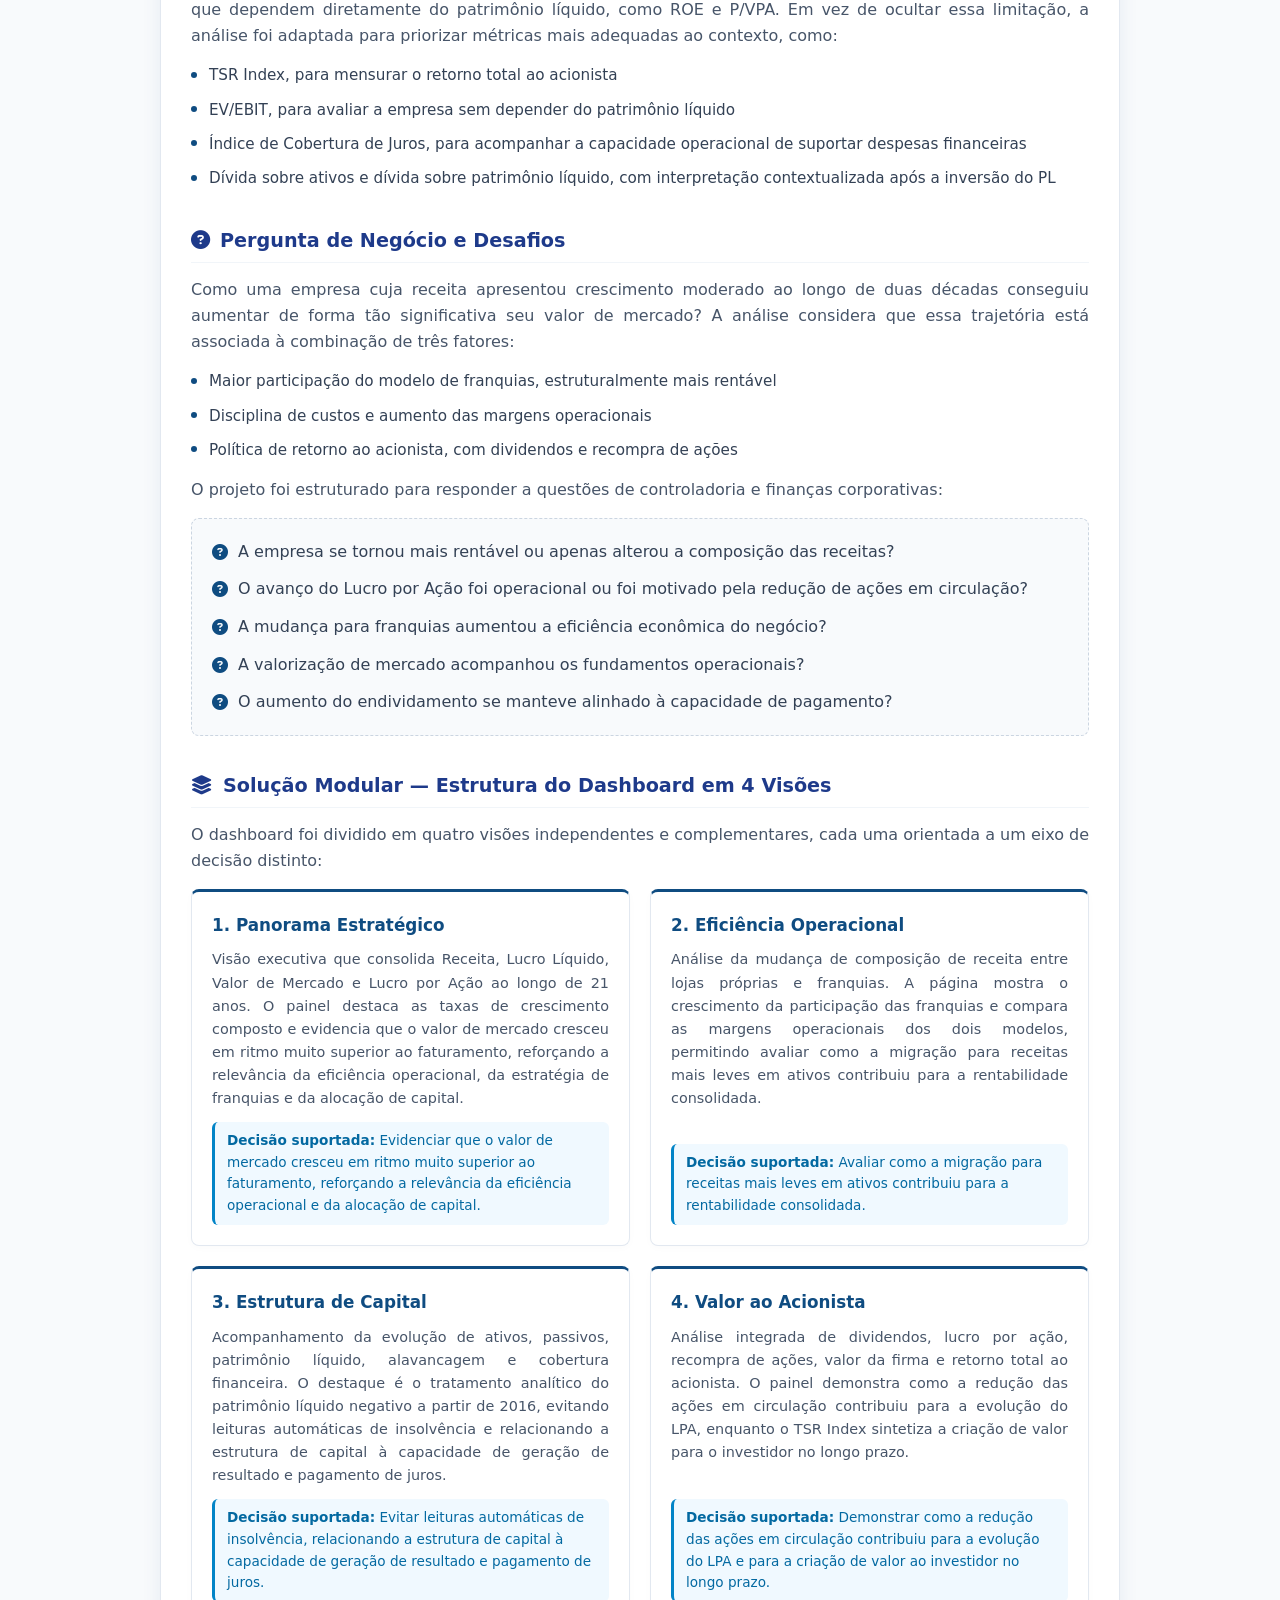
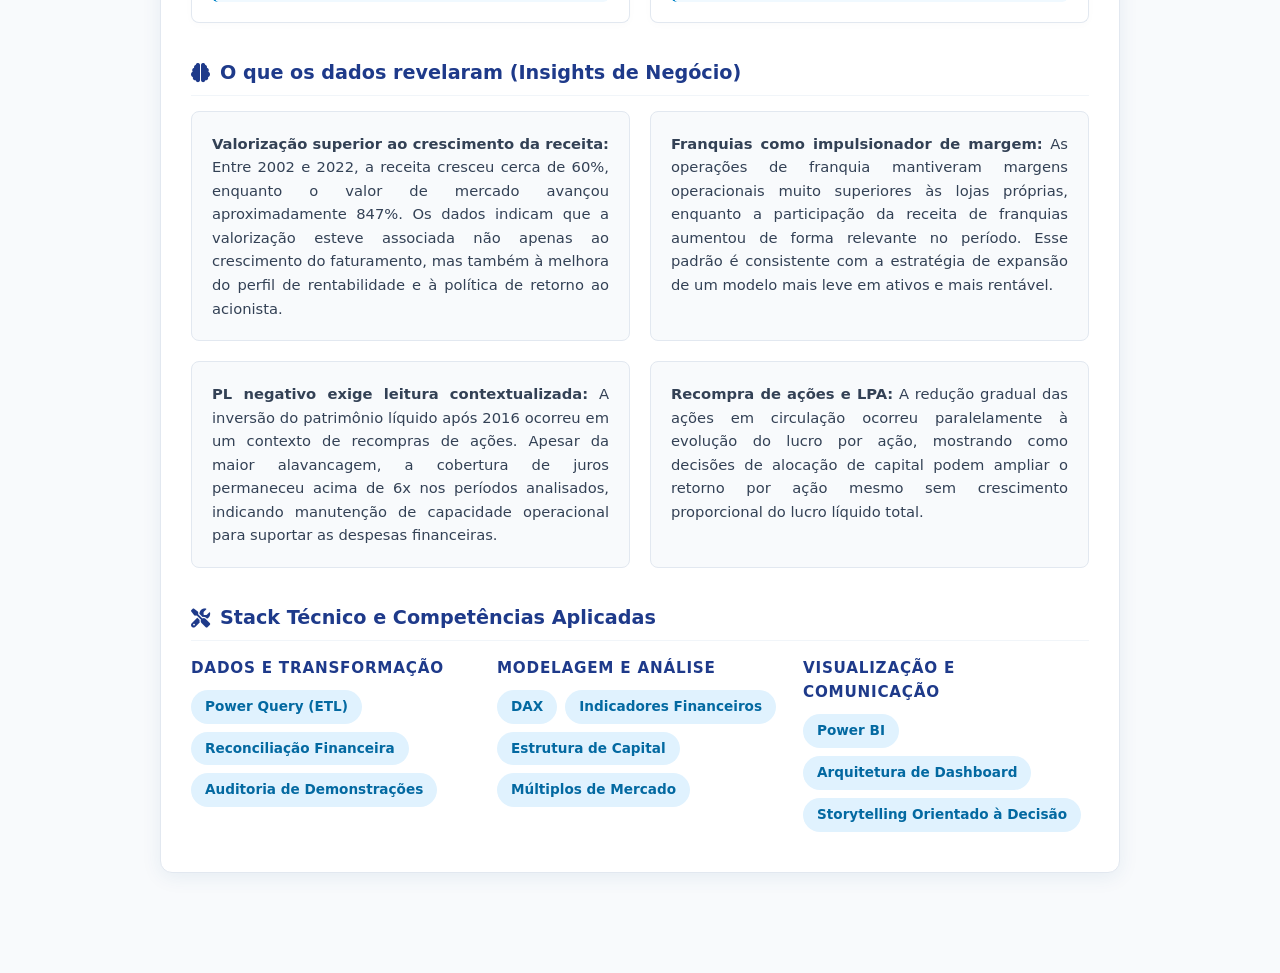
<file: projetos/mcdonalds.html>
<!DOCTYPE html>
<html lang="pt-BR">
<head>
    <meta charset="UTF-8">
    <meta name="viewport" content="width=device-width, initial-scale=1.0">
    <title>Análise McDonald's Corporation (2002–2022) | Nelson Henrique Moreira</title>
    <link rel="stylesheet" href="https://cdnjs.cloudflare.com/ajax/libs/font-awesome/6.4.0/css/all.min.css">
    <link rel="stylesheet" href="../css/style.css">
</head>
<body>
    <main class="project-page">
        <a href="../index.html" class="back-link">
            <i class="fas fa-arrow-left"></i> Voltar aos projetos
        </a>

        <article class="case-card" id="case-mcdonalds">
    <div class="case-header">
        <div class="case-title-wrapper">
            <i class="fas fa-chart-line" style="font-size: 1.8rem; color: #0f4c81;"></i>
            <h3>Análise McDonald's Corporation (2002–2022)</h3>
        </div>
        <a href="https://app.powerbi.com/view?r=eyJrIjoiYzQ3NmFiMWMtOTNlYi00YjMwLWFmZTYtZDk0MGZkOGU0ZDg2IiwidCI6IjY1OWNlMmI4LTA3MTQtNDE5OC04YzM4LWRjOWI2MGFhYmI1NyJ9" target="_blank" class="btn-open-dashboard">
            <i class="fas fa-external-link-alt"></i> Acessar Dashboard Interativo
        </a>
    </div>

    <div class="case-body">

        <!-- Container do GIF dinâmico e clicável -->
        <div class="dashboard-single-showcase">
            <a href="https://app.powerbi.com/view?r=eyJrIjoiYzQ3NmFiMWMtOTNlYi00YjMwLWFmZTYtZDk0MGZkOGU0ZDg2IiwidCI6IjY1OWNlMmI4LTA3MTQtNDE5OC04YzM4LWRjOWI2MGFhYmI1NyJ9" target="_blank" rel="noopener noreferrer">
                <div class="main-hd-card">
                    <div class="hd-img-container">
                        <img src="../assets/mcdonalds_dashboard.gif" alt="Painel de Análise Financeira Histórica - McDonald's Corporation">
                    </div>
                </div>
            </a>
        </div>

        <!-- Apresentação Inicial do Projeto -->
        <div class="case-block">
            <p>
                Dashboard financeiro desenvolvido para analisar a evolução operacional, estrutura de capital e a geração de valor ao acionista da McDonald's ao longo de 21 anos.
            </p>
            <p>
                O projeto vai além da visualização de indicadores: envolveu curadoria de dados, reconciliação com demonstrações financeiras oficiais e análise crítica das decisões estratégicas que ajudaram a transformar o modelo de negócio da companhia.
            </p>
        </div>

        <!-- Bloco 1: Origem e Tratamento dos Dados -->
        <div class="case-block">
            <h4><i class="fas fa-database"></i> Origem e Tratamento dos Dados</h4>
            <p>
                A análise teve como ponto de partida uma <a href="https://www.kaggle.com/datasets/mikhail1681/mcdonalds-financial-statements-2002-2022/data" target="_blank" class="case-link">base pública disponível no Kaggle</a>, com dados financeiros históricos da McDonald's Corporation entre 2002 e 2022.</p> 
<p>
Durante a validação dos indicadores, identifiquei divergências entre métricas calculadas na base e referências de mercado, especialmente no payout ratio, ROA e ROE. A validação revelou uma inconsistência relevante: o campo identificado como Lucro Líquido correspondia, na prática, ao Resultado Antes dos Tributos (EBT).
            </p>
            <p>
                Para corrigir a base, consultei os formulários 10-K arquivados pela empresa na <a href="https://www.sec.gov/edgar/search/#/ciks=0000063908&entityName=MCDONALDS%2520CORP%2520(MCD)%2520(CIK%25200000063908)" target="_blank" class="case-link">SEC (U.S. Securities and Exchange Commission)</a> e extraí informações diretamente das demonstrações financeiras oficiais, incluindo:
            </p>

            <ul class="info-list">
                <li> Lucro líquido</li>
                <li> EBIT</li>
                <li> Despesas financeiras com juros</li>
                <li> Receita segmentada entre franquias e lojas próprias</li>
            </ul>

            <p>
                Em seguida, reconciliei a receita consolidada com a soma dos segmentos e validei os indicadores recalculados. O resultado foi uma base estruturada, tratada e mais aderente às divulgações oficiais da empresa.
            </p>
        </div>

        <!-- Bloco 2: Desafio Metodológico -->
        <div class="case-block">
            <h4><i class="fas fa-lightbulb"></i> Desafio Metodológico</h4>
            <p>
                Em 2016, o Patrimônio Líquido da McDonald's tornou-se negativo, motivado principalmente pelo volume de recompras de ações realizadas pela companhia. Esse cenário limita a interpretação de indicadores tradicionais que dependem diretamente do patrimônio líquido, como ROE e P/VPA. Em vez de ocultar essa limitação, a análise foi adaptada para priorizar métricas mais adequadas ao contexto, como:
            </p>

            <ul class="info-list">
                <li> TSR Index, para mensurar o retorno total ao acionista</li>
                <li> EV/EBIT, para avaliar a empresa sem depender do patrimônio líquido</li>
                <li> Índice de Cobertura de Juros, para acompanhar a capacidade operacional de suportar despesas financeiras</li>
                <li> Dívida sobre ativos e dívida sobre patrimônio líquido, com interpretação contextualizada após a inversão do PL</li>
            </ul>
        </div>

        <!-- Bloco 3: Pergunta de Negócio e Desafios -->
        <div class="case-block">
            <h4><i class="fas fa-question-circle"></i> Pergunta de Negócio e Desafios</h4>
            <p>
                Como uma empresa cuja receita apresentou crescimento moderado ao longo de duas décadas conseguiu aumentar de forma tão significativa seu valor de mercado? A análise considera que essa trajetória está associada à combinação de três fatores:
            </p>

            <ul class="info-list">
                <li> Maior participação do modelo de franquias, estruturalmente mais rentável</li>
                <li> Disciplina de custos e aumento das margens operacionais</li>
                <li> Política de retorno ao acionista, com dividendos e recompra de ações</li>
            </ul>

            <p>
                O projeto foi estruturado para responder a questões de controladoria e finanças corporativas:
            </p>

            <ul class="business-questions">
                <li><i class="fas fa-question-circle"></i> A empresa se tornou mais rentável ou apenas alterou a composição das receitas?</li>
                <li><i class="fas fa-question-circle"></i> O avanço do Lucro por Ação foi operacional ou foi motivado pela redução de ações em circulação?</li>
                <li><i class="fas fa-question-circle"></i> A mudança para franquias aumentou a eficiência econômica do negócio?</li>
                <li><i class="fas fa-question-circle"></i> A valorização de mercado acompanhou os fundamentos operacionais?</li>
                <li><i class="fas fa-question-circle"></i> O aumento do endividamento se manteve alinhado à capacidade de pagamento?</li>
            </ul>
        </div>

        <!-- Bloco 4: Solução Modular -->
        <div class="case-block">
            <h4><i class="fas fa-layer-group"></i> Solução Modular — Estrutura do Dashboard em 4 Visões</h4>
            <p>
                O dashboard foi dividido em quatro visões independentes e complementares, cada uma orientada a um eixo de decisão distinto:
            </p>

            <div class="visoes-container" style="grid-template-columns: repeat(2, 1fr);">
                <div class="visao-box">
                    <div>
                        <h5>1. Panorama Estratégico</h5>
                        <p>Visão executiva que consolida Receita, Lucro Líquido, Valor de Mercado e Lucro por Ação ao longo de 21 anos. O painel destaca as taxas de crescimento composto e evidencia que o valor de mercado cresceu em ritmo muito superior ao faturamento, reforçando a relevância da eficiência operacional, da estratégia de franquias e da alocação de capital.</p>
                    </div>
                    <div class="decision-highlight">
                        <strong>Decisão suportada:</strong> Evidenciar que o valor de mercado cresceu em ritmo muito superior ao faturamento, reforçando a relevância da eficiência operacional e da alocação de capital.
                    </div>
                </div>
                <div class="visao-box">
                    <div>
                        <h5>2. Eficiência Operacional</h5>
                        <p>Análise da mudança de composição de receita entre lojas próprias e franquias. A página mostra o crescimento da participação das franquias e compara as margens operacionais dos dois modelos, permitindo avaliar como a migração para receitas mais leves em ativos contribuiu para a rentabilidade consolidada.</p>
                    </div>
                    <div class="decision-highlight">
                        <strong>Decisão suportada:</strong> Avaliar como a migração para receitas mais leves em ativos contribuiu para a rentabilidade consolidada.
                    </div>
                </div>
                <div class="visao-box">
                    <div>
                        <h5>3. Estrutura de Capital</h5>
                        <p>Acompanhamento da evolução de ativos, passivos, patrimônio líquido, alavancagem e cobertura financeira. O destaque é o tratamento analítico do patrimônio líquido negativo a partir de 2016, evitando leituras automáticas de insolvência e relacionando a estrutura de capital à capacidade de geração de resultado e pagamento de juros.</p>
                    </div>
                    <div class="decision-highlight">
                        <strong>Decisão suportada:</strong> Evitar leituras automáticas de insolvência, relacionando a estrutura de capital à capacidade de geração de resultado e pagamento de juros.
                    </div>
                </div>
                <div class="visao-box">
                    <div>
                        <h5>4. Valor ao Acionista</h5>
                        <p>Análise integrada de dividendos, lucro por ação, recompra de ações, valor da firma e retorno total ao acionista. O painel demonstra como a redução das ações em circulação contribuiu para a evolução do LPA, enquanto o TSR Index sintetiza a criação de valor para o investidor no longo prazo.</p>
                    </div>
                    <div class="decision-highlight">
                        <strong>Decisão suportada:</strong> Demonstrar como a redução das ações em circulação contribuiu para a evolução do LPA e para a criação de valor ao investidor no longo prazo.
                    </div>
                </div>
            </div>
        </div>

        <!-- Bloco 5: O que os dados revelaram (Insights de Negócio) -->
        <div class="case-block">
            <h4><i class="fas fa-brain"></i> O que os dados revelaram (Insights de Negócio)</h4>
            <div class="insights-grid" style="grid-template-columns: repeat(2, 1fr);">
                <div class="insight-card">
                    <p><strong>Valorização superior ao crescimento da receita:</strong> Entre 2002 e 2022, a receita cresceu cerca de 60%, enquanto o valor de mercado avançou aproximadamente 847%. Os dados indicam que a valorização esteve associada não apenas ao crescimento do faturamento, mas também à melhora do perfil de rentabilidade e à política de retorno ao acionista.</p>
                </div>
                <div class="insight-card">
                    <p><strong>Franquias como impulsionador de margem:</strong> As operações de franquia mantiveram margens operacionais muito superiores às lojas próprias, enquanto a participação da receita de franquias aumentou de forma relevante no período. Esse padrão é consistente com a estratégia de expansão de um modelo mais leve em ativos e mais rentável.</p>
                </div>
                <div class="insight-card">
                    <p><strong>PL negativo exige leitura contextualizada:</strong> A inversão do patrimônio líquido após 2016 ocorreu em um contexto de recompras de ações. Apesar da maior alavancagem, a cobertura de juros permaneceu acima de 6x nos períodos analisados, indicando manutenção de capacidade operacional para suportar as despesas financeiras.</p>
                </div>
                <div class="insight-card">
                    <p><strong>Recompra de ações e LPA:</strong> A redução gradual das ações em circulação ocorreu paralelamente à evolução do lucro por ação, mostrando como decisões de alocação de capital podem ampliar o retorno por ação mesmo sem crescimento proporcional do lucro líquido total.</p>
                </div>
            </div>
        </div>

        <!-- Competências Técnicas do Projeto -->
        <div class="case-block" style="margin-bottom: 0;">
            <h4><i class="fas fa-tools"></i> Stack Técnico e Competências Aplicadas</h4>
            <div class="stack-section">
                <div class="stack-column">
                    <h5>Dados e Transformação</h5>
                    <div class="tech-badges">
                        <span class="badge">Power Query (ETL)</span>
                        <span class="badge">Reconciliação Financeira</span>
                        <span class="badge">Auditoria de Demonstrações</span>
                    </div>
                </div>
                <div class="stack-column">
                    <h5>Modelagem e Análise</h5>
                    <div class="tech-badges">
                        <span class="badge">DAX</span>
                        <span class="badge">Indicadores Financeiros</span>
                        <span class="badge">Estrutura de Capital</span>
                        <span class="badge">Múltiplos de Mercado</span>
                    </div>
                </div>
                <div class="stack-column">
                    <h5>Visualização e Comunicação</h5>
                    <div class="tech-badges">
                        <span class="badge">Power BI</span>
                        <span class="badge">Arquitetura de Dashboard</span>
                        <span class="badge">Storytelling Orientado à Decisão</span>
                    </div>
                </div>
            </div>
        </div>

    </div>
</article>
    </main>
</body>
</html>
</file>
<file: css/style.css>
* {
            margin: 0;
            padding: 0;
            box-sizing: border-box;
            font-family: 'Segoe UI', system-ui, -apple-system, sans-serif;
        }

        body {
            background-color: #f8fafc;
            color: #1e293b;
            line-height: 1.6;
            font-size: 16px;
            -webkit-font-smoothing: antialiased;
        }

        /* Hero / Apresentação Inicial */
        header {
            background: linear-gradient(135deg, #0f4c81 0%, #1e3a8a 100%);
            color: white;
            padding: 50px 20px;
            text-align: left;
        }

        .container-wide {
            max-width: 900px;
            margin: 0 auto;
        }

        header h1 {
            font-size: 2.8rem;
            font-weight: 700;
            margin-bottom: 20px;
            letter-spacing: -0.5px;
        }

        .intro-text {
            font-size: 1.2rem;
            color: #e2e8f0;
            margin-bottom: 25px;
            text-align: justify;
        }

        .highlight-box {
            background: rgba(255, 255, 255, 0.08);
            border-left: 4px solid #38bdf8;
            padding: 18px 24px;
            border-radius: 0 8px 8px 0;
            text-align: left;
            font-size: 1.05rem;
            font-weight: 600;
            color: #f1f5f9;
            letter-spacing: 0.01em;
            max-width: 680px;
            margin: 0 auto;
        }

        /* Seção de Projetos */
        main {
            max-width: 1000px;
            margin: 60px auto;
            padding: 0 20px;
            display: flex;
            flex-direction: column;
        }

        .section-title {
            order: 0;
            font-size: 1.8rem;
            color: #0f4c81;
            margin-bottom: 40px;
            font-weight: 700;
            padding-bottom: 14px;
            border-bottom: 2px solid #e2e8f0;
        }

        #case-grendene { order: 1; }
        #case-mcdonalds { order: 2; }
        #case-contoso { order: 3; }

        /* Card do Case Único */
        .case-card {
            background: white;
            border-radius: 12px;
            box-shadow: 0 4px 20px rgba(15, 76, 129, 0.08);
            border: 1px solid #e2e8f0;
            overflow: hidden;
            margin-bottom: 40px;
            transition: box-shadow 0.25s ease;
        }

        .case-card:hover {
            box-shadow: 0 8px 32px rgba(15, 76, 129, 0.13);
        }

        .case-header {
            background-color: #f1f5f9;
            padding: 25px 30px;
            border-bottom: 1px solid #e2e8f0;
            display: flex;
            align-items: center;
            justify-content: space-between;
            flex-wrap: wrap;
            gap: 15px;
        }

        .case-title-wrapper {
            display: flex;
            align-items: center;
            gap: 15px;
        }

        .case-header h3 {
            font-size: 1.6rem;
            color: #0f4c81;
        }

        .btn-open-dashboard {
            background-color: #0f4c81;
            color: white;
            text-decoration: none;
            padding: 10px 20px;
            border-radius: 6px;
            font-weight: 600;
            font-size: 0.9rem;
            display: inline-flex;
            align-items: center;
            gap: 8px;
            transition: background 0.2s;
        }

        .btn-open-dashboard:hover {
            background-color: #1e3a8a;
        }

        .case-body {
            padding: 40px 30px;
        }

        .case-block {
            margin-bottom: 35px;
        }

        .case-block h4 {
            color: #1e3a8a;
            font-size: 1.2rem;
            margin-bottom: 14px;
            display: flex;
            align-items: center;
            gap: 10px;
            border-bottom: 1px solid #f1f5f9;
            padding-bottom: 6px;
        }

        .case-block p {
            color: #475569;
            text-align: justify;
            margin-bottom: 15px;
        }

        .case-link {
            color: #0f4c81;
            text-decoration: none;
            font-weight: 600;
            border-bottom: 1px dashed #0f4c81;
        }

        .case-link:hover {
            color: #1e3a8a;
            border-bottom-style: solid;
        }

        /* Container de Imagens Técnicas (Modelo de Dados) */
        .model-diagram-container {
            width: 100%;
            background: #ffffff;
            border: 1px solid #e2e8f0;
            border-radius: 8px;
            padding: 15px;
            box-shadow: inset 0 0 10px rgba(0,0,0,0.02);
            margin-top: 15px;
            display: flex;
            justify-content: center;
        }

        .model-diagram-img {
            width: 100%;
            max-width: 850px;
            height: auto;
            border-radius: 4px;
            display: block;
        }

        /* Lista de Perguntas de Negócio */
        .business-questions {
            list-style: none;
            background: #f8fafc;
            padding: 20px;
            border-radius: 8px;
            border: 1px dashed #cbd5e1;
            margin: 15px 0;
        }

        .business-questions li {
            margin-bottom: 12px;
            color: #334155;
            font-weight: 500;
            display: flex;
            align-items: flex-start;
            gap: 10px;
        }

        .business-questions li:last-child {
            margin-bottom: 0;
        }

        .business-questions i {
            color: #0f4c81;
            margin-top: 5px;
        }


/* Lista de Itens Informativos (Discreta) */
.info-list {
    list-style: none;
    margin: 15px 0;
    padding-left: 0;
}

.info-list li {
    position: relative;
    padding-left: 18px;
    margin-bottom: 10px;
    color: #334155;
    font-size: 0.95rem;
}

.info-list li:last-child {
    margin-bottom: 0;
}

.info-list li::before {
    content: "";
    position: absolute;
    left: 0;
    top: 0.55em;
    width: 6px;
    height: 6px;
    border-radius: 50%;
    background-color: #0f4c81;
}

        /* Estrutura do Bi-Book (As 3 Visões) */
        .visoes-container {
            display: grid;
            grid-template-columns: repeat(auto-fit, minmax(280px, 1fr));
            gap: 20px;
            margin-top: 15px;
        }

        .visao-box {
            background: #fff;
            border: 1px solid #e2e8f0;
            border-top: 3px solid #0f4c81;
            padding: 20px;
            border-radius: 8px;
            box-shadow: 0 2px 8px rgba(0,0,0,0.02);
            display: flex;
            flex-direction: column;
            justify-content: space-between;
        }

        .visao-box h5 {
            color: #0f4c81;
            font-size: 1.05rem;
            margin-bottom: 10px;
            font-weight: 600;
        }

        .visao-box p {
            font-size: 0.9rem;
            color: #475569;
            margin-bottom: 12px;
            text-align: justify;
        }

        .decision-highlight {
            font-size: 0.85rem;
            background: #f0f9ff;
            color: #0369a1;
            padding: 8px 12px;
            border-radius: 6px;
            border-left: 3px solid #0284c7;
            font-weight: 500;
        }

        /* Insights Técnicos do Projeto */
        .insights-grid {
            display: grid;
            grid-template-columns: repeat(auto-fit, minmax(280px, 1fr));
            gap: 20px;
            margin-top: 15px;
        }

        .insight-card {
            background: #f8fafc;
            border: 1px solid #e2e8f0;
            padding: 20px;
            border-radius: 8px;
        }

        .insight-card p {
            font-size: 0.92rem;
            color: #334155;
            text-align: justify;
            margin-bottom: 0;
        }

        /* Stack Técnico Expandido */
        .stack-section {
            display: grid;
            grid-template-columns: repeat(auto-fit, minmax(220px, 1fr));
            gap: 20px;
            margin-top: 15px;
        }

        .stack-column h5 {
            color: #1e3a8a;
            font-size: 0.95rem;
            margin-bottom: 10px;
            text-transform: uppercase;
            letter-spacing: 0.05em;
        }

        .tech-badges {
            display: flex;
            flex-wrap: wrap;
            gap: 8px;
        }

        .badge {
            background: #e0f2fe;
            color: #0369a1;
            padding: 6px 14px;
            border-radius: 20px;
            font-size: 0.85rem;
            font-weight: 600;
        }

        /* Rodapé */
        footer {
            text-align: center;
            padding: 40px 20px;
            color: #64748b;
            font-size: 0.9rem;
            background: white;
            border-top: 1px solid #e2e8f0;
        }

        /* Responsividade Mobile */
        @media (max-width: 600px) {
            header h1 {
                font-size: 1.9rem;
            }
            .intro-text {
                font-size: 1rem;
            }
            .case-header {
                flex-direction: column;
                align-items: flex-start;
            }
            .btn-open-dashboard {
                width: 100%;
                justify-content: center;
            }
            .visoes-container, .insights-grid {
                grid-template-columns: 1fr;
            }
        }


/* CSS específico extraído do projeto */
.dashboard-single-showcase {
                        width: 100%;
                        margin-bottom: 35px;
                    }

                    .main-hd-card {
                        width: 100%;
                        background: #fff;
                        border: 1px solid #e2e8f0;
                        border-radius: 12px;
                        box-shadow: 0 4px 14px rgba(15, 76, 129, 0.06);
                        overflow: hidden;
                        transition: transform 0.2s ease, box-shadow 0.2s ease;
                    }

                    .dashboard-single-showcase a {
                        text-decoration: none;
                        display: block;
                    }

                    .dashboard-single-showcase a:hover .main-hd-card {
                        transform: translateY(-2px);
                        box-shadow: 0 6px 20px rgba(15, 76, 129, 0.12);
                    }

                    .hd-img-container {
                        width: 100%;
                    }

                    .hd-img-container img {
                        width: 100%;
                        height: auto;
                        display: block;
                    }

/* =========================================================
   Vitrine de projetos — ajustes da versão de teste
   ========================================================= */

.project-card-title-row {
    display: flex;
    align-items: center;
    justify-content: space-between;
    gap: 20px;
}

.project-title-link {
    flex: 1;
    color: inherit;
    text-decoration: none;
}

.project-title-link:hover {
    text-decoration: none;
}

.project-dashboard-link {
    flex-shrink: 0;
    margin: 0;
}

.project-card-content > p {
    margin-top: 14px;
}

.project-page {
    max-width: 1000px;
    margin: 0 auto;
    padding: 30px 20px 60px;
}

.back-link {
    display: inline-flex;
    align-items: center;
    gap: 8px;
    color: #0f4c81;
    text-decoration: none;
    font-weight: 600;
    margin-bottom: 25px;
}

.back-link:hover {
    color: #1e3a8a;
}

@media (max-width: 700px) {
    .project-card-title-row {
        flex-direction: column;
        align-items: stretch;
    }

    .project-dashboard-link {
        width: 100%;
        justify-content: center;
        box-sizing: border-box;
    }
}


/* =========================================================
   Homepage — versão 4
   ========================================================= */
.project-card {
    background: white;
    border-radius: 12px;
    box-shadow: 0 4px 20px rgba(15, 76, 129, 0.08);
    border: 1px solid #e2e8f0;
    overflow: hidden;
    margin-bottom: 30px;
    transition: box-shadow 0.25s ease;
}

.project-card:hover {
    box-shadow: 0 8px 32px rgba(15, 76, 129, 0.13);
}

.project-card-title-row {
    display: flex;
    align-items: center;
    justify-content: space-between;
    gap: 20px;
    padding: 25px 30px 18px;
}

.project-title-link {
    flex: 1;
    color: inherit;
    text-decoration: none;
}

.project-title-link:hover {
    text-decoration: none;
}

.project-card-title {
    display: flex;
    align-items: center;
    gap: 15px;
}

.project-card-title i {
    font-size: 1.8rem;
    color: #0f4c81;
    flex-shrink: 0;
}

.project-card-title h3 {
    margin: 0;
    font-size: 1.6rem;
    color: #0f4c81;
    font-weight: 700;
    line-height: 1.3;
}

.project-dashboard-link {
    flex-shrink: 0;
    display: inline-flex;
    align-items: center;
    justify-content: center;
    gap: 8px;
    background: #0f4c81;
    color: white;
    text-decoration: none;
    padding: 10px 20px;
    border-radius: 6px;
    font-weight: 600;
    font-size: 0.9rem;
}

.project-dashboard-link:hover {
    background: #1e3a8a;
}

.project-image-link {
    display: block;
    text-decoration: none;
}

.project-image {
    margin: 20px 30px 0;
    background: #f8fafc;
    overflow: hidden;
    border: 1px solid #e2e8f0;
    border-radius: 10px;
    box-shadow: 0 3px 12px rgba(15, 76, 129, 0.06);
}

.project-image img {
    display: block;
    width: 100%;
    height: auto;
}

.project-card-content {
    padding: 20px 30px 25px;
}

.project-card-content p {
    margin: 0 0 15px;
}

.project-card-cta {
    color: #0f4c81;
    font-weight: 700;
    text-decoration: none;
}

.project-card-cta:hover {
    text-decoration: underline;
}

@media (max-width: 700px) {
    .project-card-title-row {
        flex-direction: column;
        align-items: stretch;
    }

    .project-dashboard-link {
        width: 100%;
        box-sizing: border-box;
    }
    .project-image {
    margin-left: 15px;
    margin-right: 15px;
}
}
</file>
